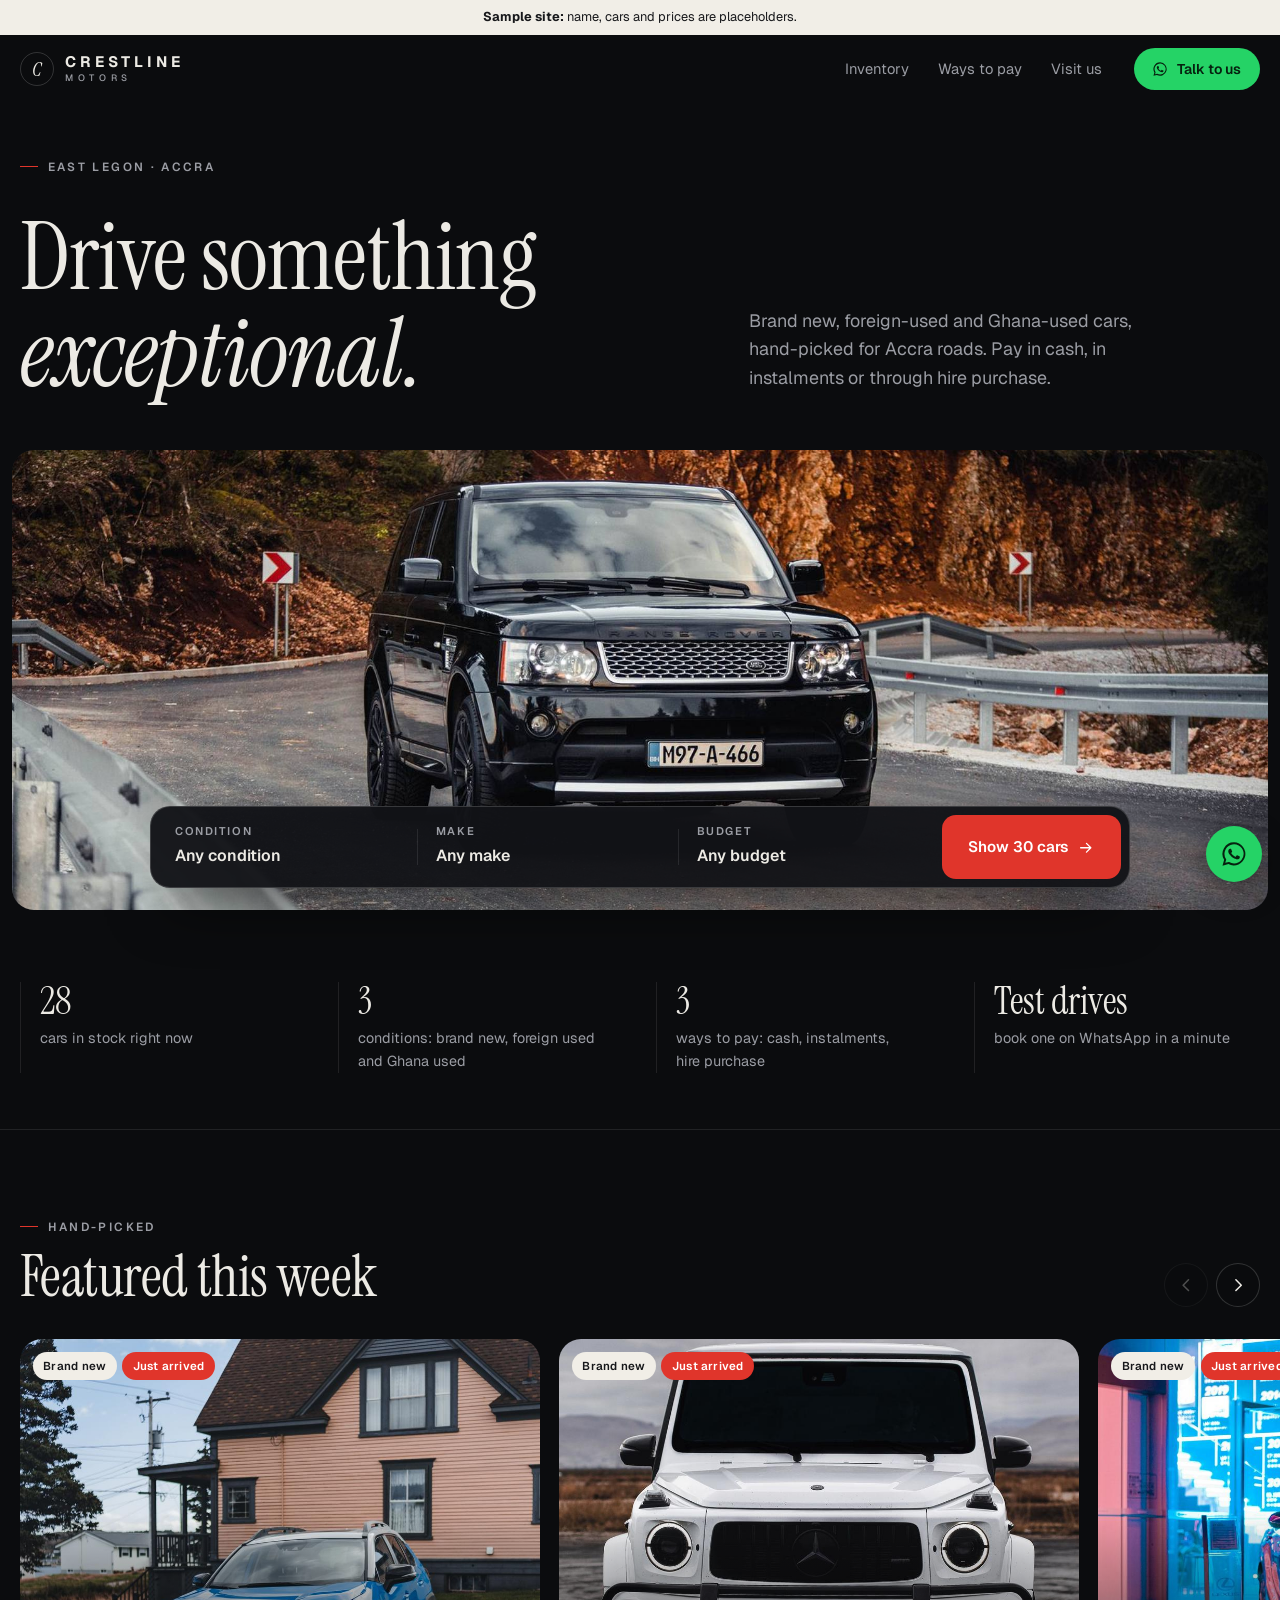
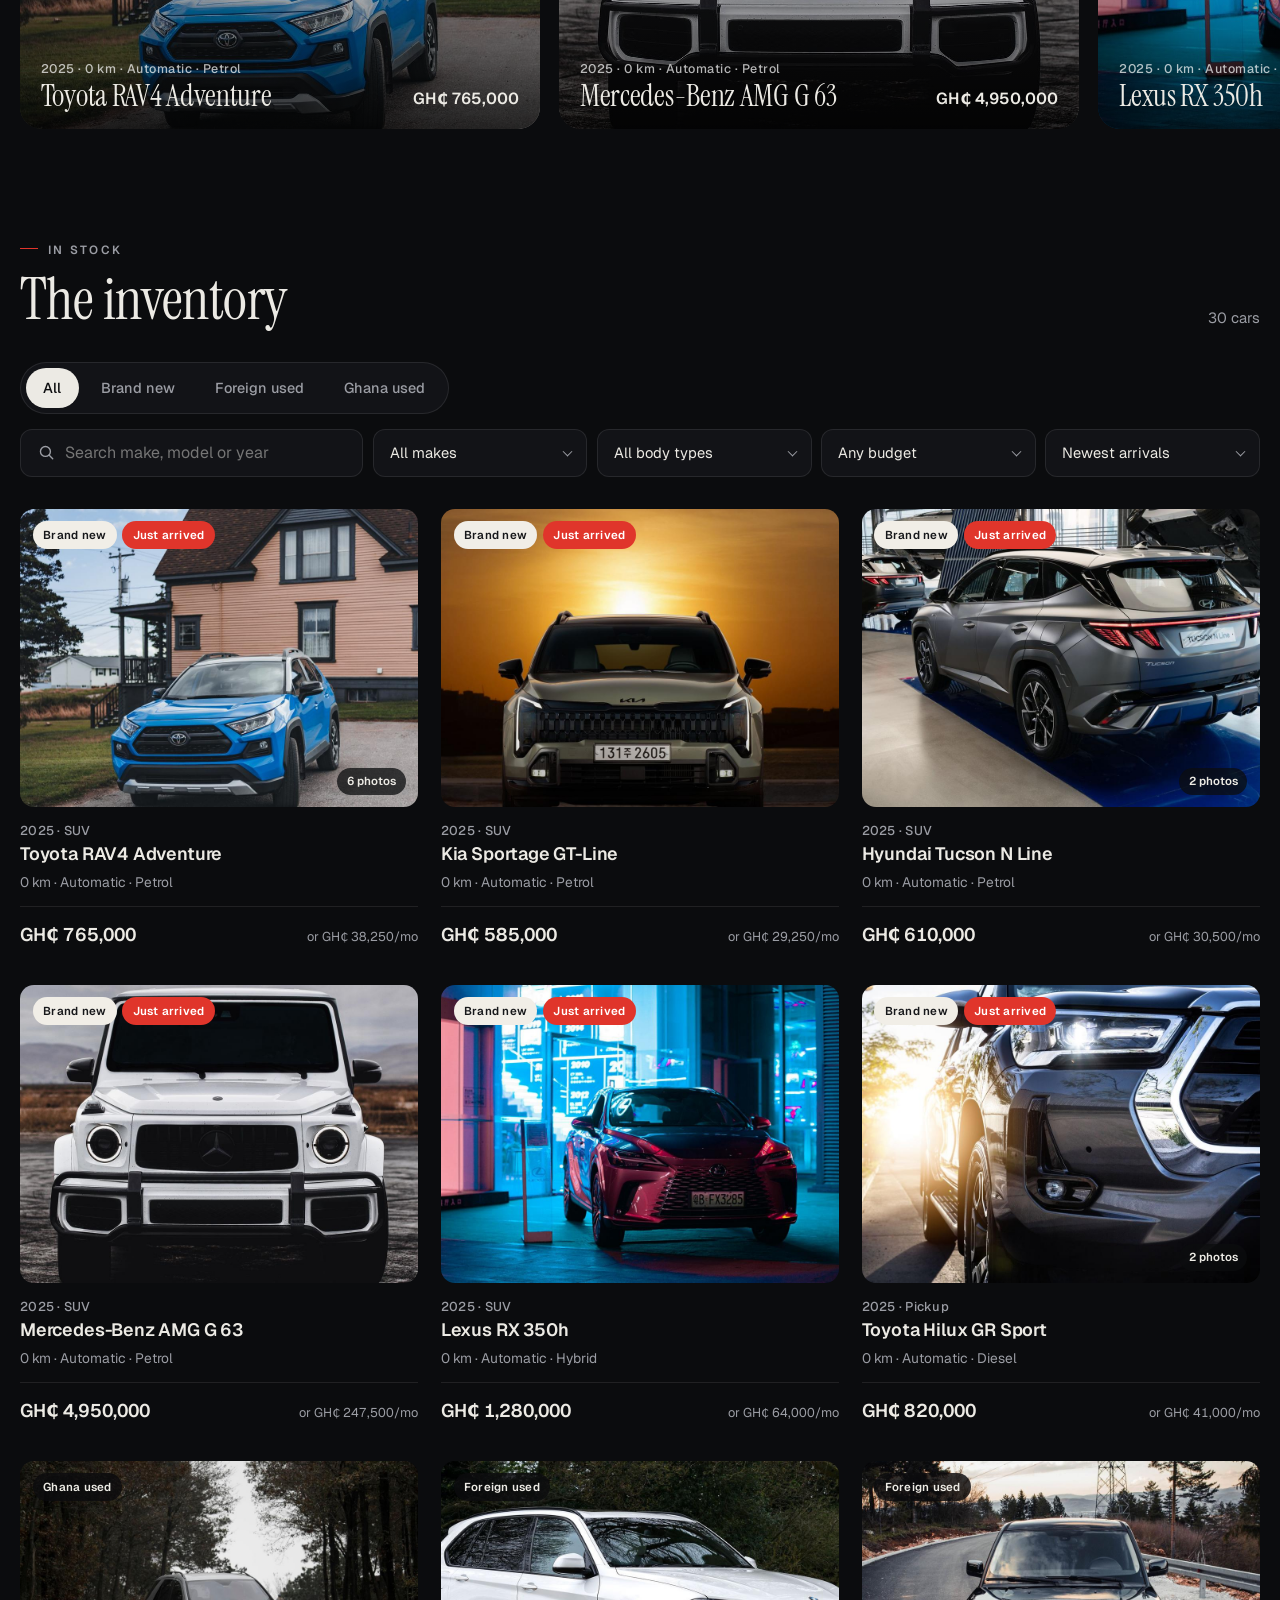
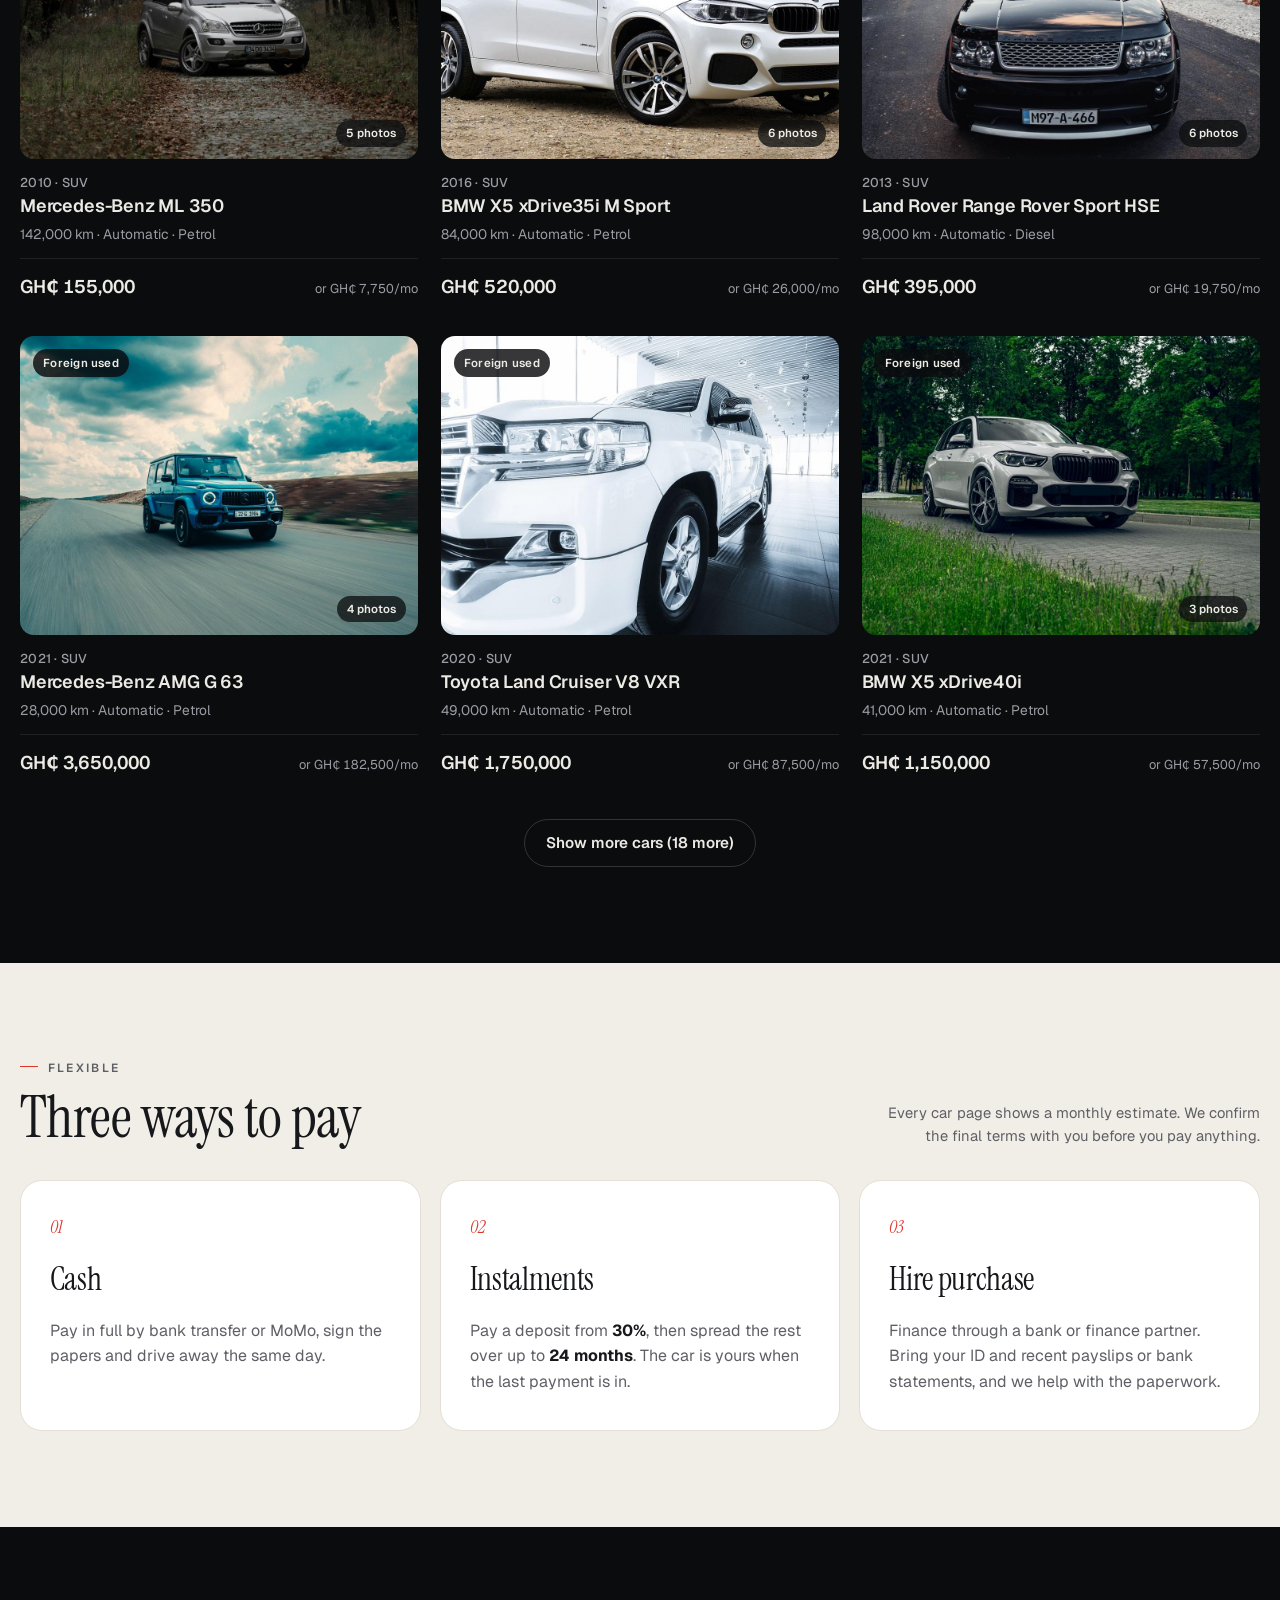
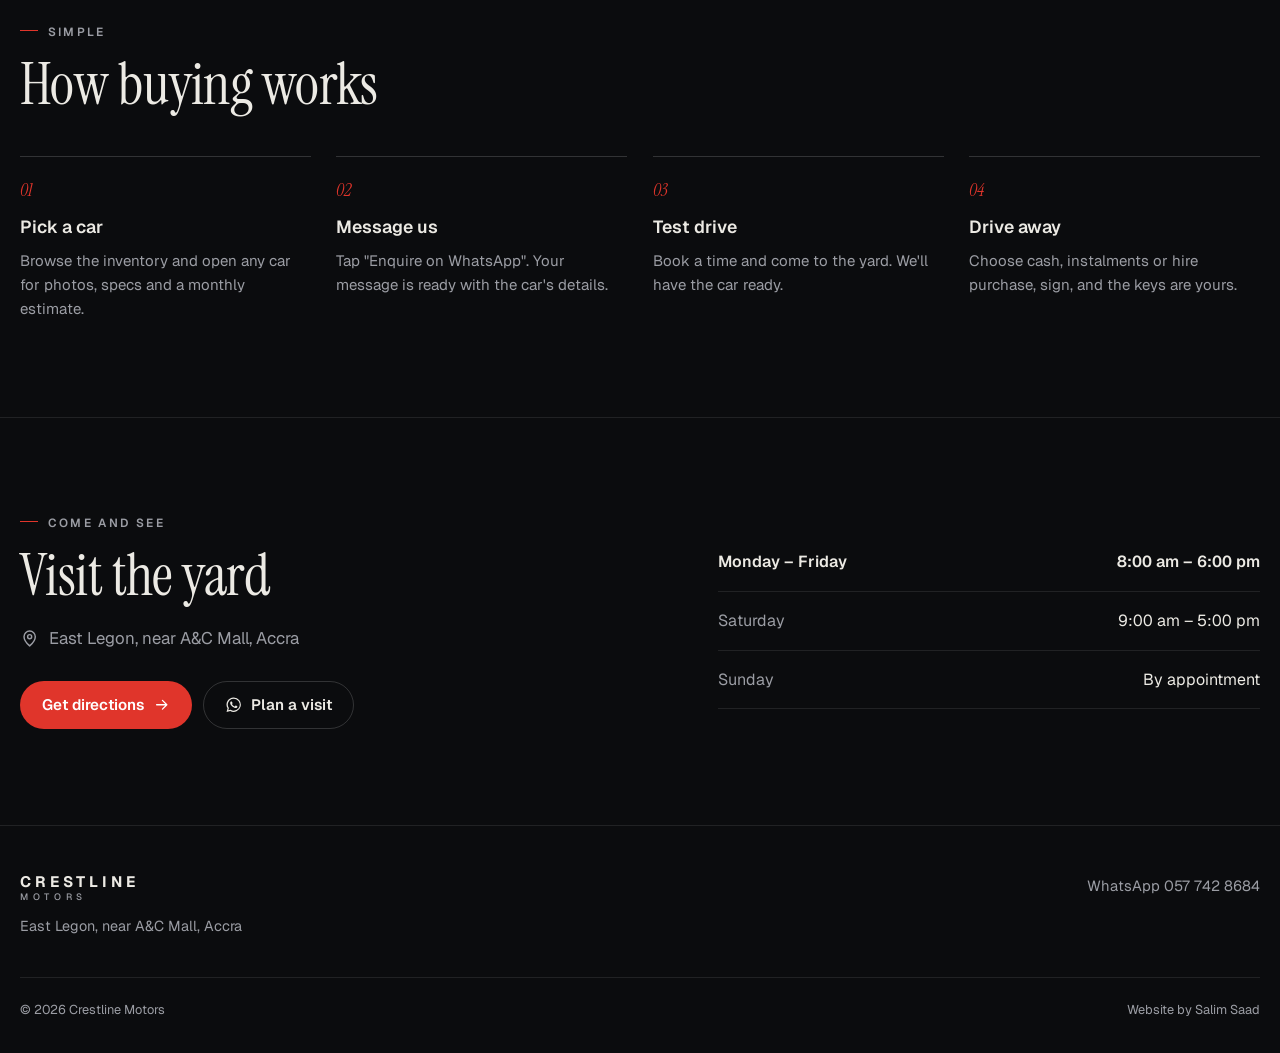
<file: index.html>
<!doctype html>
<html lang="en">
<head>
  <meta charset="utf-8" />
  <meta name="viewport" content="width=device-width, initial-scale=1, viewport-fit=cover" />
  <title>Crestline Motors | Brand new, foreign-used and Ghana-used cars in East Legon</title>
  <meta name="description" content="Brand new, foreign-used and Ghana-used cars in East Legon, Accra. Pay cash, in instalments or through hire purchase. Enquire or book a test drive on WhatsApp." />
  <meta name="theme-color" content="#0b0c0e" />
  <meta property="og:type" content="website" />
  <meta property="og:title" content="Crestline Motors · East Legon" />
  <meta property="og:description" content="Brand new, foreign-used and Ghana-used cars. Cash, instalments or hire purchase." />
  <meta property="og:image" content="images/og.jpg" />
  <link rel="icon" href="images/icon.svg" type="image/svg+xml" />
  <link rel="preconnect" href="https://fonts.googleapis.com" />
  <link rel="preconnect" href="https://fonts.gstatic.com" crossorigin />
  <link href="https://fonts.googleapis.com/css2?family=Geist:wght@400;500;600;700&family=Instrument+Serif:ital@0;1&display=swap" rel="stylesheet" />
  <link rel="preload" as="image" href="images/hero.jpg" media="(min-width: 701px)" />
  <link rel="preload" as="image" href="images/hero-m.jpg" media="(max-width: 700px)" />
  <link rel="stylesheet" href="css/style.css" />
  <script>document.documentElement.classList.add("js");</script>
</head>
<body>
  <svg width="0" height="0" style="position:absolute" aria-hidden="true">
    <symbol id="i-wa" viewBox="0 0 24 24"><path fill="currentColor" d="M12.04 2a9.9 9.9 0 0 0-8.5 15l-1.4 5 5.1-1.34A9.9 9.9 0 1 0 12.04 2Zm0 18.1a8.2 8.2 0 0 1-4.18-1.15l-.3-.18-3.03.8.81-2.96-.2-.3a8.2 8.2 0 1 1 6.9 3.79Zm4.5-6.14c-.25-.12-1.46-.72-1.69-.8-.23-.08-.39-.12-.55.12-.17.25-.64.8-.78.97-.14.16-.29.18-.53.06a6.7 6.7 0 0 1-3.32-2.9c-.25-.43.25-.4.72-1.33.08-.16.04-.3-.02-.43-.06-.12-.55-1.33-.76-1.82-.2-.48-.4-.41-.55-.42h-.47a.9.9 0 0 0-.65.3 2.74 2.74 0 0 0-.86 2.04 4.76 4.76 0 0 0 1 2.53 10.9 10.9 0 0 0 4.17 3.68c1.55.67 2.16.73 2.94.61.47-.07 1.46-.6 1.66-1.17.2-.58.2-1.07.15-1.17-.06-.1-.22-.16-.47-.28Z"/></symbol>
    <symbol id="i-arrow" viewBox="0 0 24 24"><path fill="none" stroke="currentColor" stroke-width="1.8" stroke-linecap="round" stroke-linejoin="round" d="M5 12h14m-6-6 6 6-6 6"/></symbol>
    <symbol id="i-left" viewBox="0 0 24 24"><path fill="none" stroke="currentColor" stroke-width="2" stroke-linecap="round" stroke-linejoin="round" d="m15 5-7 7 7 7"/></symbol>
    <symbol id="i-right" viewBox="0 0 24 24"><path fill="none" stroke="currentColor" stroke-width="2" stroke-linecap="round" stroke-linejoin="round" d="m9 5 7 7-7 7"/></symbol>
    <symbol id="i-x" viewBox="0 0 24 24"><path fill="none" stroke="currentColor" stroke-width="2" stroke-linecap="round" d="M6 6l12 12M18 6 6 18"/></symbol>
    <symbol id="i-search" viewBox="0 0 24 24"><g fill="none" stroke="currentColor" stroke-width="1.8" stroke-linecap="round"><circle cx="11" cy="11" r="6.5"/><path d="m16 16 4.5 4.5"/></g></symbol>
    <symbol id="i-share" viewBox="0 0 24 24"><g fill="none" stroke="currentColor" stroke-width="1.8" stroke-linecap="round" stroke-linejoin="round"><path d="M12 3v12M7.5 7.5 12 3l4.5 4.5"/><path d="M5 12v7a2 2 0 0 0 2 2h10a2 2 0 0 0 2-2v-7"/></g></symbol>
    <symbol id="i-cal" viewBox="0 0 24 24"><g fill="none" stroke="currentColor" stroke-width="1.8" stroke-linecap="round"><rect x="3.5" y="5" width="17" height="15" rx="2.5"/><path d="M3.5 10h17M8 3v4m8-4v4"/></g></symbol>
    <symbol id="i-pin" viewBox="0 0 24 24"><g fill="none" stroke="currentColor" stroke-width="1.8"><path d="M12 21s-7-6.2-7-11.5a7 7 0 0 1 14 0C19 14.8 12 21 12 21Z"/><circle cx="12" cy="9.5" r="2.5"/></g></symbol>
  </svg>

  <p class="sample-strip" id="sampleStrip" hidden><b>Sample site:</b> name, cars and prices are placeholders.</p>

  <header class="hd" id="top">
    <div class="wrap hd-in">
      <a class="brand" href="#top" aria-label="Crestline Motors, home">
        <span class="brand-mark" aria-hidden="true">C</span>
        <span class="brand-word">Crestline<small>Motors</small></span>
      </a>
      <nav class="nav" aria-label="Main">
        <a href="#inventory">Inventory</a>
        <a href="#pay">Ways to pay</a>
        <a href="#visit">Visit us</a>
      </nav>
      <a class="btn btn-wa hd-cta" id="hdWa" href="#" target="_blank" rel="noopener">
        <svg class="ic"><use href="#i-wa"/></svg><span>Talk to us</span>
      </a>
    </div>
  </header>

  <main>
    <section class="hero" aria-labelledby="heroTitle">
      <div class="wrap hero-top">
        <p class="eyebrow">East Legon · Accra</p>
        <h1 id="heroTitle">Drive something <em>exceptional.</em></h1>
        <p class="lead">Brand new, foreign-used and Ghana-used cars, hand-picked for Accra roads. Pay in cash, in instalments or through hire purchase.</p>
      </div>
      <div class="hero-media">
        <picture>
          <source media="(max-width: 700px)" srcset="images/hero-m.jpg" width="900" height="1050" />
          <img src="images/hero.jpg" alt="A black Range Rover Sport on a mountain road" width="2000" height="860" fetchpriority="high" />
        </picture>
        <form class="finder" id="finder" aria-label="Find a car">
          <label class="f-field"><span>Condition</span>
            <select id="fCond"><option value="">Any condition</option></select>
          </label>
          <label class="f-field"><span>Make</span>
            <select id="fMake"><option value="">Any make</option></select>
          </label>
          <label class="f-field"><span>Budget</span>
            <select id="fBudget"><option value="">Any budget</option></select>
          </label>
          <button class="btn btn-red f-go" type="submit"><span id="fGoLabel">Show cars</span><svg class="ic"><use href="#i-arrow"/></svg></button>
        </form>
      </div>
    </section>

    <section class="facts-band" aria-label="At a glance">
      <ul class="wrap facts">
        <li><b id="statCount">30</b><span>cars in stock right now</span></li>
        <li><b>3</b><span>conditions: brand new, foreign used and Ghana used</span></li>
        <li><b>3</b><span>ways to pay: cash, instalments, hire purchase</span></li>
        <li><b>Test drives</b><span>book one on WhatsApp in a minute</span></li>
      </ul>
    </section>

    <section class="featured" id="featured" aria-labelledby="featTitle" hidden>
      <div class="wrap sec-head">
        <div>
          <p class="eyebrow">Hand-picked</p>
          <h2 id="featTitle">Featured this week</h2>
        </div>
        <div class="feat-nav">
          <button type="button" class="round" id="featPrev" aria-label="Previous featured cars"><svg class="ic"><use href="#i-left"/></svg></button>
          <button type="button" class="round" id="featNext" aria-label="Next featured cars"><svg class="ic"><use href="#i-right"/></svg></button>
        </div>
      </div>
      <ul class="feat-track" id="featTrack"></ul>
    </section>

    <section class="inventory" id="inventory" aria-labelledby="invTitle">
      <div class="wrap">
        <div class="sec-head">
          <div>
            <p class="eyebrow">In stock</p>
            <h2 id="invTitle">The inventory</h2>
          </div>
          <p class="count"><span id="count" aria-live="polite"></span><button type="button" class="link-clear" id="clearAll" hidden>Clear filters</button></p>
        </div>

        <div class="tools">
          <div class="seg" role="radiogroup" aria-label="Condition" id="condSeg"></div>
          <div class="tool-row">
            <label class="search"><svg class="ic"><use href="#i-search"/></svg>
              <input id="q" type="search" placeholder="Search make, model or year" autocomplete="off" aria-label="Search cars" />
            </label>
            <label class="sel"><span class="sr">Make</span><select id="make"><option value="">All makes</option></select></label>
            <label class="sel"><span class="sr">Body type</span><select id="body"><option value="">All body types</option></select></label>
            <label class="sel"><span class="sr">Budget</span><select id="budget"><option value="">Any budget</option></select></label>
            <label class="sel"><span class="sr">Sort</span>
              <select id="sort">
                <option value="new">Newest arrivals</option>
                <option value="plo">Price: low to high</option>
                <option value="phi">Price: high to low</option>
                <option value="year">Year: newest first</option>
                <option value="km">Mileage: lowest first</option>
              </select>
            </label>
          </div>
        </div>

        <ul class="grid" id="grid" aria-label="Cars"></ul>
        <div class="empty" id="empty" hidden>
          <p>No cars match those filters right now.</p>
          <button type="button" class="btn btn-line" id="clearFilters">Clear filters</button>
          <a class="btn btn-wa" id="emptyWa" href="#" target="_blank" rel="noopener"><svg class="ic"><use href="#i-wa"/></svg><span>Ask us to find one</span></a>
        </div>
        <div class="more"><button type="button" class="btn btn-line" id="moreBtn" hidden>Show more cars</button></div>
      </div>
    </section>

    <section class="pay" id="pay" aria-labelledby="payTitle">
      <div class="wrap">
        <div class="sec-head">
          <div>
            <p class="eyebrow">Flexible</p>
            <h2 id="payTitle">Three ways to pay</h2>
          </div>
          <p class="sec-note">Every car page shows a monthly estimate. We confirm the final terms with you before you pay anything.</p>
        </div>
        <ol class="pay-grid">
          <li>
            <span class="pay-n">01</span>
            <h3>Cash</h3>
            <p>Pay in full by bank transfer or MoMo, sign the papers and drive away the same day.</p>
          </li>
          <li>
            <span class="pay-n">02</span>
            <h3>Instalments</h3>
            <p>Pay a deposit from <b id="payDeposit">30%</b>, then spread the rest over up to <b id="payMonths">24 months</b>. The car is yours when the last payment is in.</p>
          </li>
          <li>
            <span class="pay-n">03</span>
            <h3>Hire purchase</h3>
            <p>Finance through a bank or finance partner. Bring your ID and recent payslips or bank statements, and we help with the paperwork.</p>
          </li>
        </ol>
      </div>
    </section>

    <section class="steps" aria-labelledby="stepsTitle">
      <div class="wrap">
        <p class="eyebrow">Simple</p>
        <h2 id="stepsTitle">How buying works</h2>
        <ol class="step-list">
          <li><b>Pick a car</b><span>Browse the inventory and open any car for photos, specs and a monthly estimate.</span></li>
          <li><b>Message us</b><span>Tap "Enquire on WhatsApp". Your message is ready with the car's details.</span></li>
          <li><b>Test drive</b><span>Book a time and come to the yard. We'll have the car ready.</span></li>
          <li><b>Drive away</b><span>Choose cash, instalments or hire purchase, sign, and the keys are yours.</span></li>
        </ol>
      </div>
    </section>

    <section class="visit" id="visit" aria-labelledby="visitTitle">
      <div class="wrap visit-in">
        <div>
          <p class="eyebrow">Come and see</p>
          <h2 id="visitTitle">Visit the yard</h2>
          <p class="visit-addr"><svg class="ic"><use href="#i-pin"/></svg><span id="address"></span></p>
          <div class="visit-btns">
            <a class="btn btn-red" id="mapBtn" href="#" target="_blank" rel="noopener"><span>Get directions</span><svg class="ic"><use href="#i-arrow"/></svg></a>
            <a class="btn btn-line" id="visitWa" href="#" target="_blank" rel="noopener"><svg class="ic"><use href="#i-wa"/></svg><span>Plan a visit</span></a>
          </div>
        </div>
        <table class="hours" aria-label="Opening hours"><tbody id="hours"></tbody></table>
      </div>
    </section>
  </main>

  <footer class="ft">
    <div class="wrap ft-in">
      <div>
        <p class="brand-word ft-brand">Crestline<small>Motors</small></p>
        <p class="ft-addr" id="ftAddr"></p>
      </div>
      <div class="ft-links">
        <a id="ftWa" href="#" target="_blank" rel="noopener">WhatsApp <span id="ftPhone"></span></a>
        <a id="ftIg" href="#" target="_blank" rel="noopener" hidden>Instagram</a>
        <a id="ftTt" href="#" target="_blank" rel="noopener" hidden>TikTok</a>
        <a id="ftFb" href="#" target="_blank" rel="noopener" hidden>Facebook</a>
      </div>
    </div>
    <div class="wrap ft-base">
      <p>© <span id="year">2026</span> Crestline Motors</p>
      <p>Website by Salim Saad</p>
    </div>
  </footer>

  <a class="wa-float" id="waFloat" href="#" target="_blank" rel="noopener" aria-label="Chat on WhatsApp"><svg class="ic"><use href="#i-wa"/></svg></a>

  <dialog class="car-dlg" id="carDlg" aria-labelledby="cdTitle">
    <div class="cd">
      <button type="button" class="round cd-x" id="cdClose" aria-label="Close"><svg class="ic"><use href="#i-x"/></svg></button>
      <div class="cd-media">
        <div class="cd-gallery">
          <div class="cd-track" id="cdTrack" tabindex="0" aria-label="Photos"></div>
          <button type="button" class="round cd-prev" id="cdPrev" aria-label="Previous photo"><svg class="ic"><use href="#i-left"/></svg></button>
          <button type="button" class="round cd-next" id="cdNext" aria-label="Next photo"><svg class="ic"><use href="#i-right"/></svg></button>
          <span class="cd-counter" id="cdCounter" aria-live="polite"></span>
        </div>
        <div class="cd-thumbs" id="cdThumbs"></div>
      </div>
      <div class="cd-body">
        <p class="cd-tags" id="cdTags"></p>
        <h2 id="cdTitle"></h2>
        <p class="cd-price" id="cdPrice"></p>
        <p class="cd-monthly" id="cdMonthly"></p>
        <p class="cd-state" id="cdState" hidden></p>

        <dl class="cd-specs" id="cdSpecs"></dl>

        <div class="cd-block" id="cdFeatWrap">
          <h3>Features</h3>
          <ul class="chips" id="cdFeat"></ul>
        </div>
        <p class="cd-desc" id="cdDesc"></p>

        <div class="cd-block cd-pay" id="cdPay">
          <h3>How would you like to pay?</h3>
          <div class="seg seg-sm" role="radiogroup" aria-label="Payment">
            <label><input type="radio" name="pay" value="Cash" checked /><span>Cash</span></label>
            <label><input type="radio" name="pay" value="Instalments" /><span>Instalments</span></label>
            <label><input type="radio" name="pay" value="Hire purchase" /><span>Hire purchase</span></label>
          </div>
          <div class="pay-panel" id="pCash"><p>Pay the full price by bank transfer or MoMo and drive away.</p></div>
          <div class="pay-panel" id="pInst" hidden>
            <label class="range"><span>Deposit <output id="depOut"></output></span>
              <input type="range" id="dep" step="5" />
            </label>
            <label class="sel sel-light"><span class="sr">Months</span><select id="months"></select></label>
            <div class="calc">
              <div><span>Deposit</span><b id="depAmt"></b></div>
              <div><span>Monthly</span><b id="moAmt"></b></div>
            </div>
            <p class="fine">Estimate before any interest or fees. We confirm the final terms with you.</p>
          </div>
          <div class="pay-panel" id="pHire" hidden><p>Finance through a bank or finance partner. We'll tell you what documents to bring and help with the application.</p></div>
        </div>

        <div class="cd-actions">
          <button type="button" class="btn btn-wa" id="cdEnquire"><svg class="ic"><use href="#i-wa"/></svg><span id="cdEnquireLabel">Enquire on WhatsApp</span></button>
          <button type="button" class="btn btn-line" id="cdDriveBtn" aria-expanded="false" aria-controls="cdDrive"><svg class="ic"><use href="#i-cal"/></svg><span>Book a test drive</span></button>
          <button type="button" class="btn btn-ghost" id="cdShare"><svg class="ic"><use href="#i-share"/></svg><span id="cdShareLabel">Share</span></button>
        </div>

        <form class="cd-drive" id="cdDrive" hidden novalidate>
          <h3>Book a test drive</h3>
          <label class="fld"><span>Your name</span><input id="tdName" autocomplete="name" maxlength="60" required /></label>
          <div class="fld-row">
            <label class="fld"><span>Day</span><input id="tdDate" type="date" required /></label>
            <label class="fld"><span>Time</span>
              <select id="tdTime" required>
                <option value="">Choose…</option>
                <option>Morning (9 – 12)</option>
                <option>Afternoon (12 – 3)</option>
                <option>Late afternoon (3 – 5)</option>
              </select>
            </label>
          </div>
          <p class="err" id="tdErr" role="alert"></p>
          <button class="btn btn-red" type="submit"><svg class="ic"><use href="#i-wa"/></svg><span>Send booking on WhatsApp</span></button>
        </form>
      </div>
    </div>
  </dialog>

  <script type="module" src="js/site.js"></script>
</body>
</html>
</file>
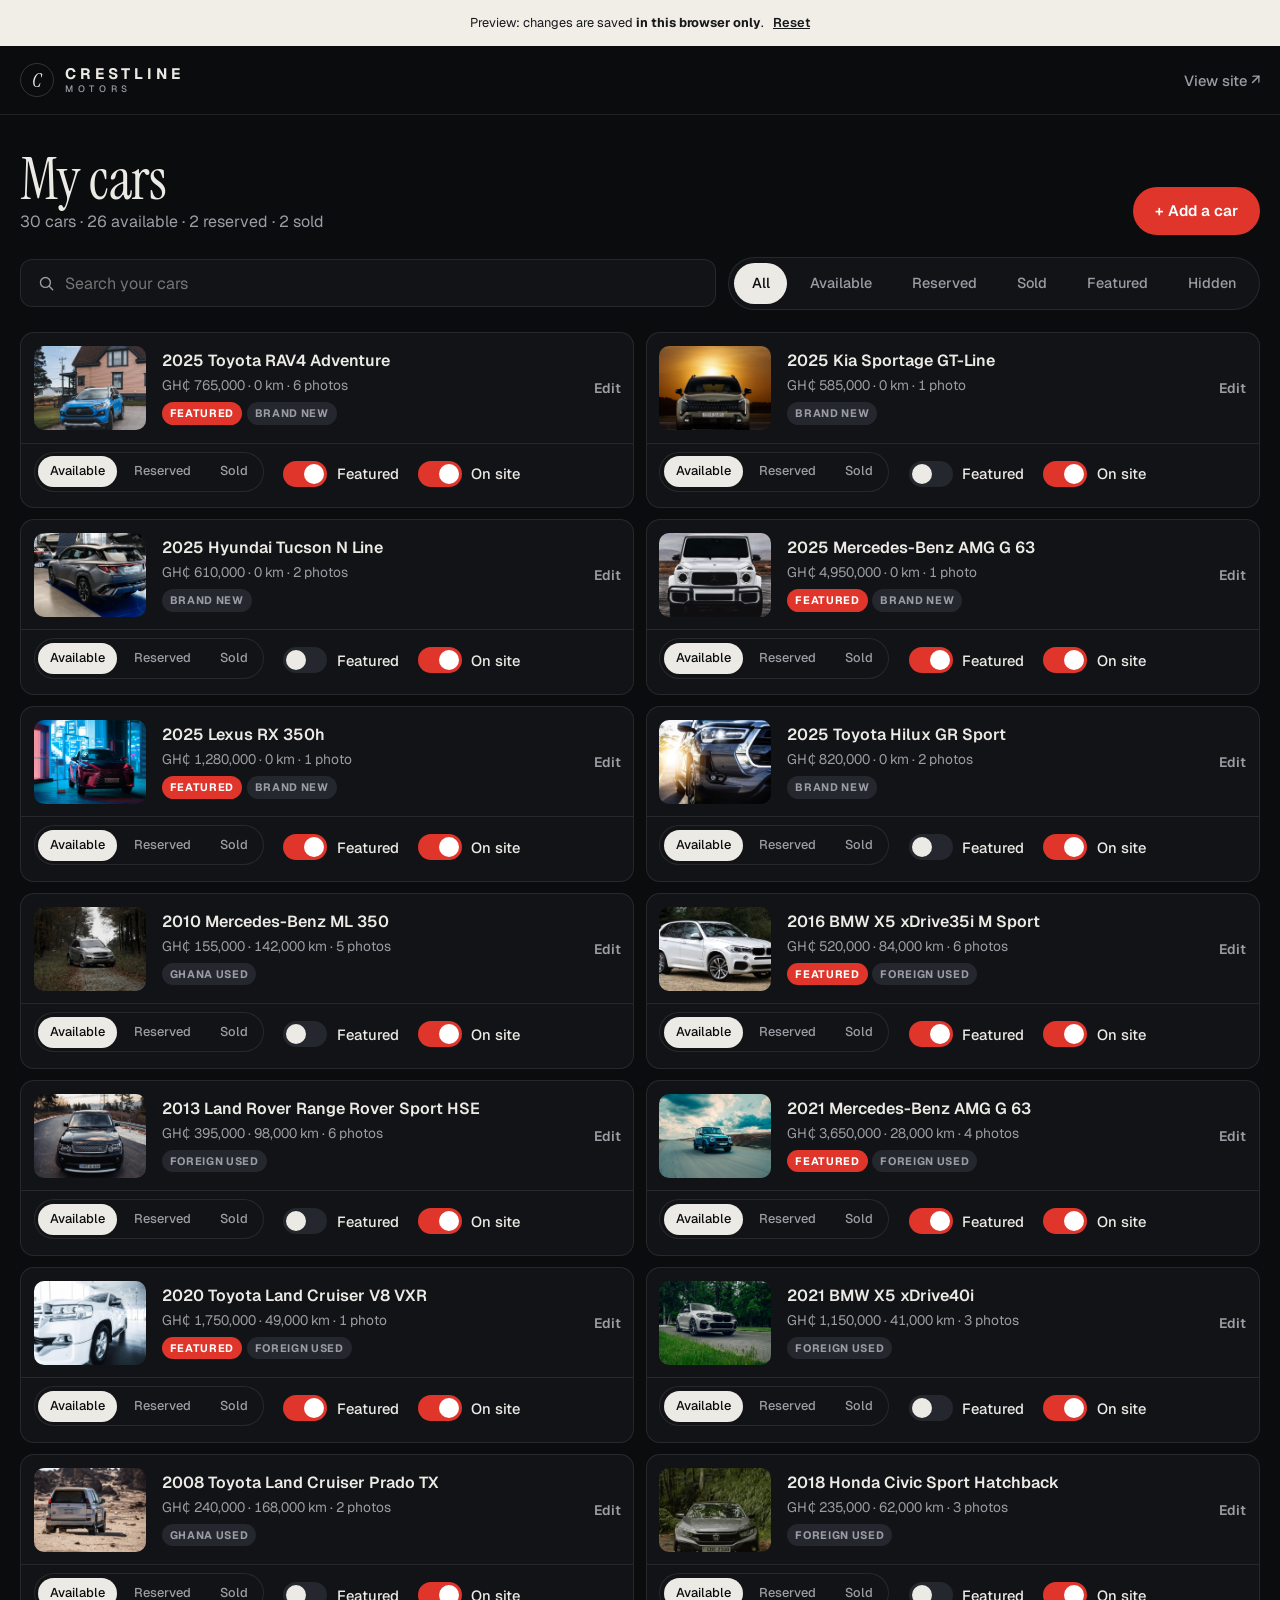
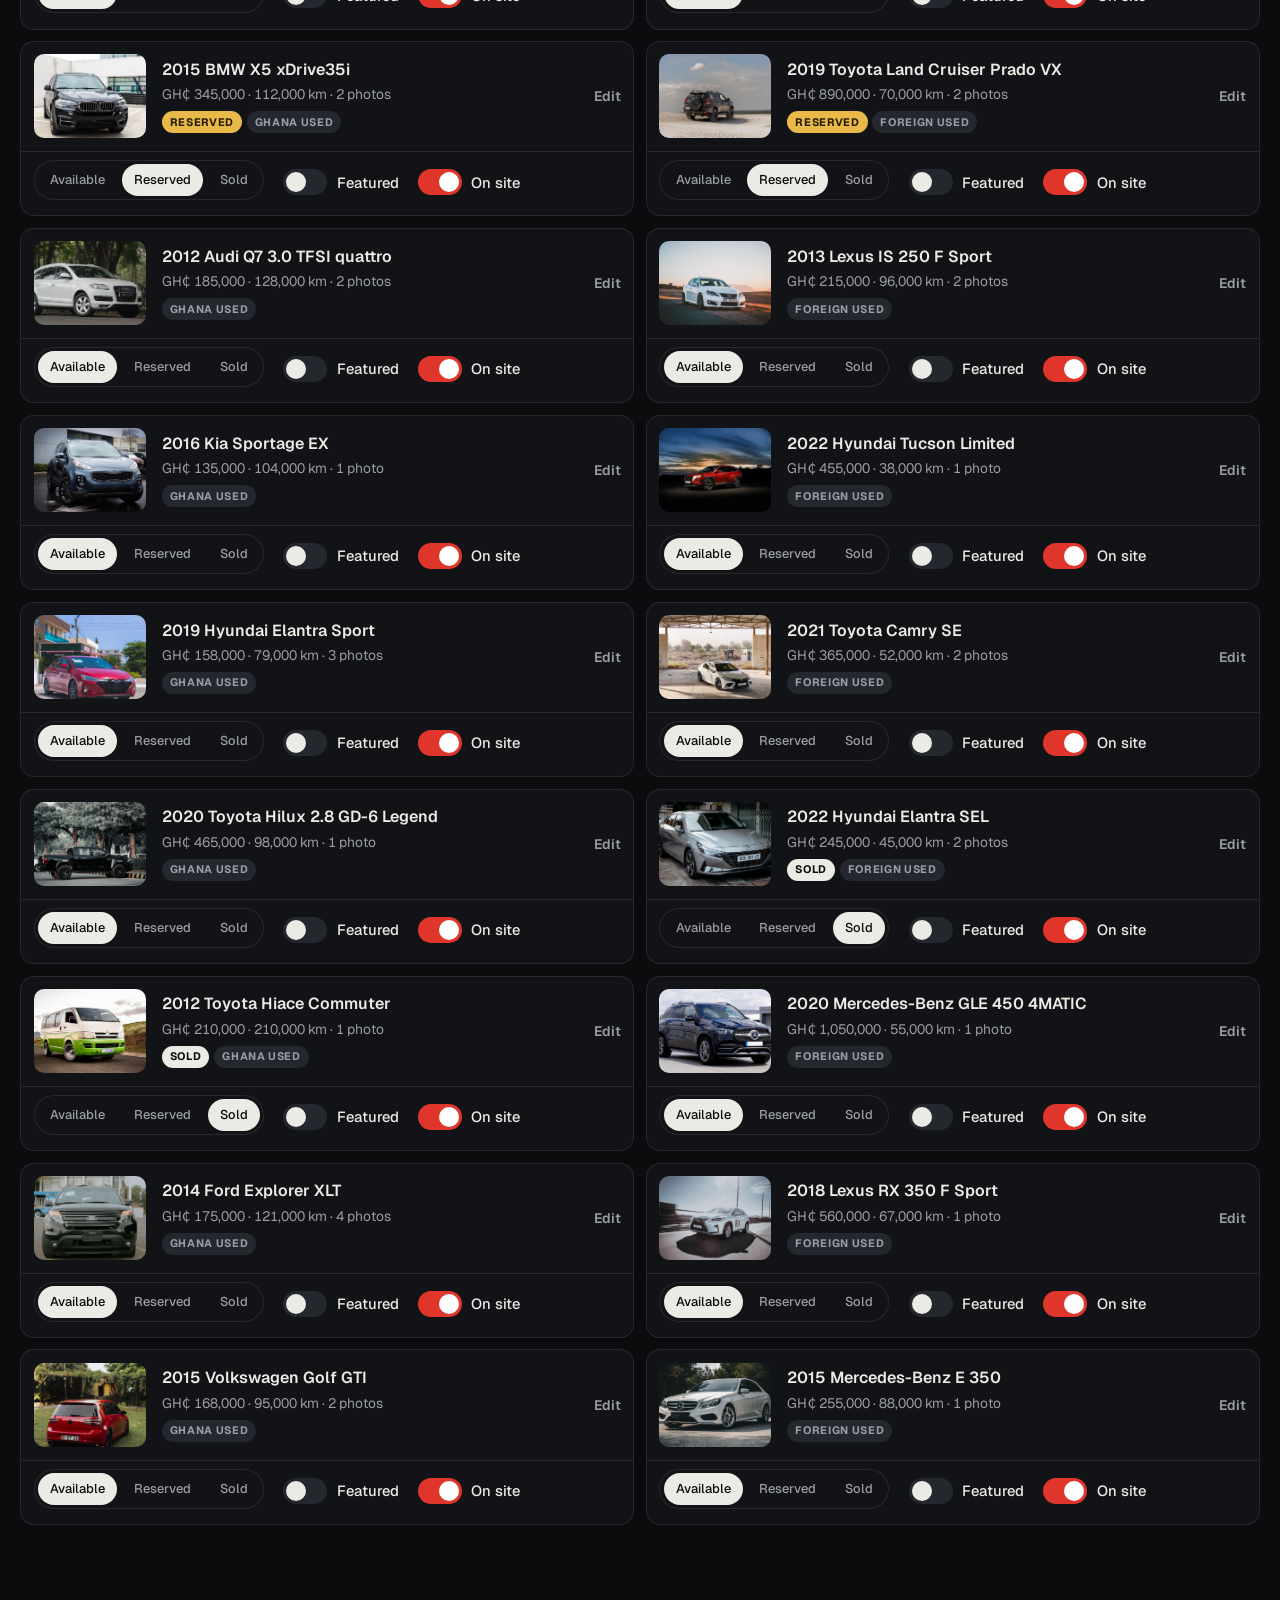
<file: admin.html>
<!doctype html>
<html lang="en">
<head>
  <meta charset="utf-8" />
  <meta name="viewport" content="width=device-width, initial-scale=1, viewport-fit=cover" />
  <title>My cars · Crestline Motors</title>
  <meta name="robots" content="noindex" />
  <meta name="theme-color" content="#0b0c0e" />
  <link rel="icon" href="images/icon.svg" type="image/svg+xml" />
  <link rel="preconnect" href="https://fonts.googleapis.com" />
  <link rel="preconnect" href="https://fonts.gstatic.com" crossorigin />
  <link href="https://fonts.googleapis.com/css2?family=Geist:wght@400;500;600;700&family=Instrument+Serif:ital@0;1&display=swap" rel="stylesheet" />
  <link rel="stylesheet" href="css/style.css" />
  <link rel="stylesheet" href="css/admin.css" />
  <script type="module" src="js/admin.js"></script>
</head>
<body class="admin">
  <p class="sample-strip" id="previewStrip" hidden>
    Preview: changes are saved <b>in this browser only</b>. <button type="button" id="reset">Reset</button>
  </p>

  <header class="hd scrolled">
    <div class="wrap hd-in">
      <a class="brand" href="index.html">
        <span class="brand-mark" aria-hidden="true">C</span>
        <span class="brand-word">Crestline<small>Motors</small></span>
      </a>
      <a class="view-site" href="index.html" target="_blank" rel="noopener">View site ↗</a>
      <button class="link-btn" type="button" id="signOut" hidden>Sign out</button>
    </div>
  </header>

  <!-- Sign in (live mode only) -->
  <section class="wrap signin" id="signin" hidden>
    <h1>Welcome back</h1>
    <form id="signinForm" class="box" novalidate>
      <label class="fld"><span>Email</span><input type="email" id="email" autocomplete="username" required /></label>
      <label class="fld"><span>Password</span><input type="password" id="password" autocomplete="current-password" required /></label>
      <p class="err" id="signinErr" role="alert"></p>
      <button class="btn btn-red" type="submit">Sign in</button>
    </form>
  </section>
  <section class="wrap signin" id="notAdmin" hidden>
    <h1>No access</h1>
    <p class="muted">This login isn't set up to manage the cars. Ask Salim to add it.</p>
  </section>

  <main class="wrap owner" id="owner" hidden>
    <div class="owner-head">
      <div>
        <h1>My cars</h1>
        <p class="muted" id="stats"></p>
      </div>
      <button class="btn btn-red" type="button" id="addBtn">+ Add a car</button>
    </div>
    <div class="owner-tools">
      <label class="search"><svg class="ic" viewBox="0 0 24 24"><g fill="none" stroke="currentColor" stroke-width="1.8" stroke-linecap="round"><circle cx="11" cy="11" r="6.5"/><path d="m16 16 4.5 4.5"/></g></svg>
        <input id="oq" type="search" placeholder="Search your cars" aria-label="Search your cars" autocomplete="off" />
      </label>
      <div class="seg" id="ofilter" role="radiogroup" aria-label="Show"></div>
    </div>
    <ul class="clist" id="clist" aria-live="polite"><li class="muted">Loading…</li></ul>
  </main>

  <!-- Add / edit -->
  <dialog class="editor" id="editor" aria-labelledby="edTitle">
    <form id="edForm" novalidate>
      <div class="ed-head">
        <h2 id="edTitle">Add a car</h2>
        <button class="round" type="button" id="edClose" aria-label="Close without saving">
          <svg class="ic" viewBox="0 0 24 24"><path fill="none" stroke="currentColor" stroke-width="2" stroke-linecap="round" d="M6 6l12 12M18 6 6 18"/></svg>
        </button>
      </div>
      <div class="ed-body">
        <section class="ed-sec">
          <h3>Photos</h3>
          <div class="photo-grid" id="edPhotos"></div>
          <label class="photo-btn" id="photoBtn">
            <input type="file" id="edFile" accept="image/*" multiple />
            <span id="photoLabel">📷 Add photos</span>
          </label>
          <p class="muted small" id="photoMsg">Front three-quarter view first (it's the cover), then sides, back, interior, dashboard and engine.</p>
        </section>

        <section class="ed-sec">
          <h3>The car</h3>
          <div class="two">
            <label class="fld"><span>Make</span><select id="edMake"></select></label>
            <label class="fld"><span>Year</span><input id="edYear" type="number" inputmode="numeric" min="1980" placeholder="e.g. 2019" /></label>
          </div>
          <label class="fld"><span>Model and trim</span><input id="edModel" maxlength="60" placeholder="e.g. Land Cruiser Prado VX" /></label>
          <div class="two">
            <label class="fld"><span>Price (GH₵)</span><input id="edPrice" type="number" inputmode="numeric" min="1" step="1000" placeholder="e.g. 450000" /></label>
            <label class="fld"><span>Mileage (km)</span><input id="edKm" type="number" inputmode="numeric" min="0" step="1000" placeholder="0 if brand new" /></label>
          </div>
          <div class="fld"><span>Condition</span>
            <div class="seg seg-sm" id="edCond" role="radiogroup" aria-label="Condition"></div>
          </div>
        </section>

        <section class="ed-sec">
          <h3>Details</h3>
          <div class="two">
            <label class="fld"><span>Body</span><select id="edBody"></select></label>
            <label class="fld"><span>Transmission</span><select id="edTrans"></select></label>
            <label class="fld"><span>Fuel</span><select id="edFuel"></select></label>
            <label class="fld"><span>Drive</span><select id="edDrive"></select></label>
            <label class="fld"><span>Engine</span><input id="edEngine" maxlength="30" placeholder="e.g. 2.8L Diesel" /></label>
            <label class="fld"><span>Colour</span><input id="edColour" maxlength="30" placeholder="e.g. Pearl White" /></label>
          </div>
        </section>

        <section class="ed-sec">
          <h3>Features</h3>
          <div class="feat-pick" id="edFeat"></div>
          <div class="add-feat">
            <input id="edFeatInput" maxlength="40" placeholder="Add another feature" aria-label="Add another feature" />
            <button class="btn btn-line" type="button" id="addFeat">Add</button>
          </div>
        </section>

        <label class="fld"><span>Description (optional)</span><textarea id="edDesc" rows="4" maxlength="1000" placeholder="Condition, history, service records, anything a buyer should know"></textarea></label>

        <section class="ed-sec">
          <h3>On the site</h3>
          <div class="fld"><span>Status</span>
            <div class="seg seg-sm" id="edStatus" role="radiogroup" aria-label="Status"></div>
          </div>
          <label class="switch"><input type="checkbox" id="edFeatured" /><span></span> Featured (shown at the top)</label>
          <label class="switch"><input type="checkbox" id="edHidden" /><span></span> Hide from the site</label>
        </section>
        <p class="err" id="edErr" role="alert"></p>
      </div>
      <div class="ed-foot">
        <button class="link-btn danger" type="button" id="edDelete" hidden>Delete</button>
        <button class="btn btn-red grow" type="submit" id="edSave">Save</button>
      </div>
    </form>
  </dialog>

  <div class="toast" id="toast" role="status" aria-live="polite"></div>
</body>
</html>
</file>
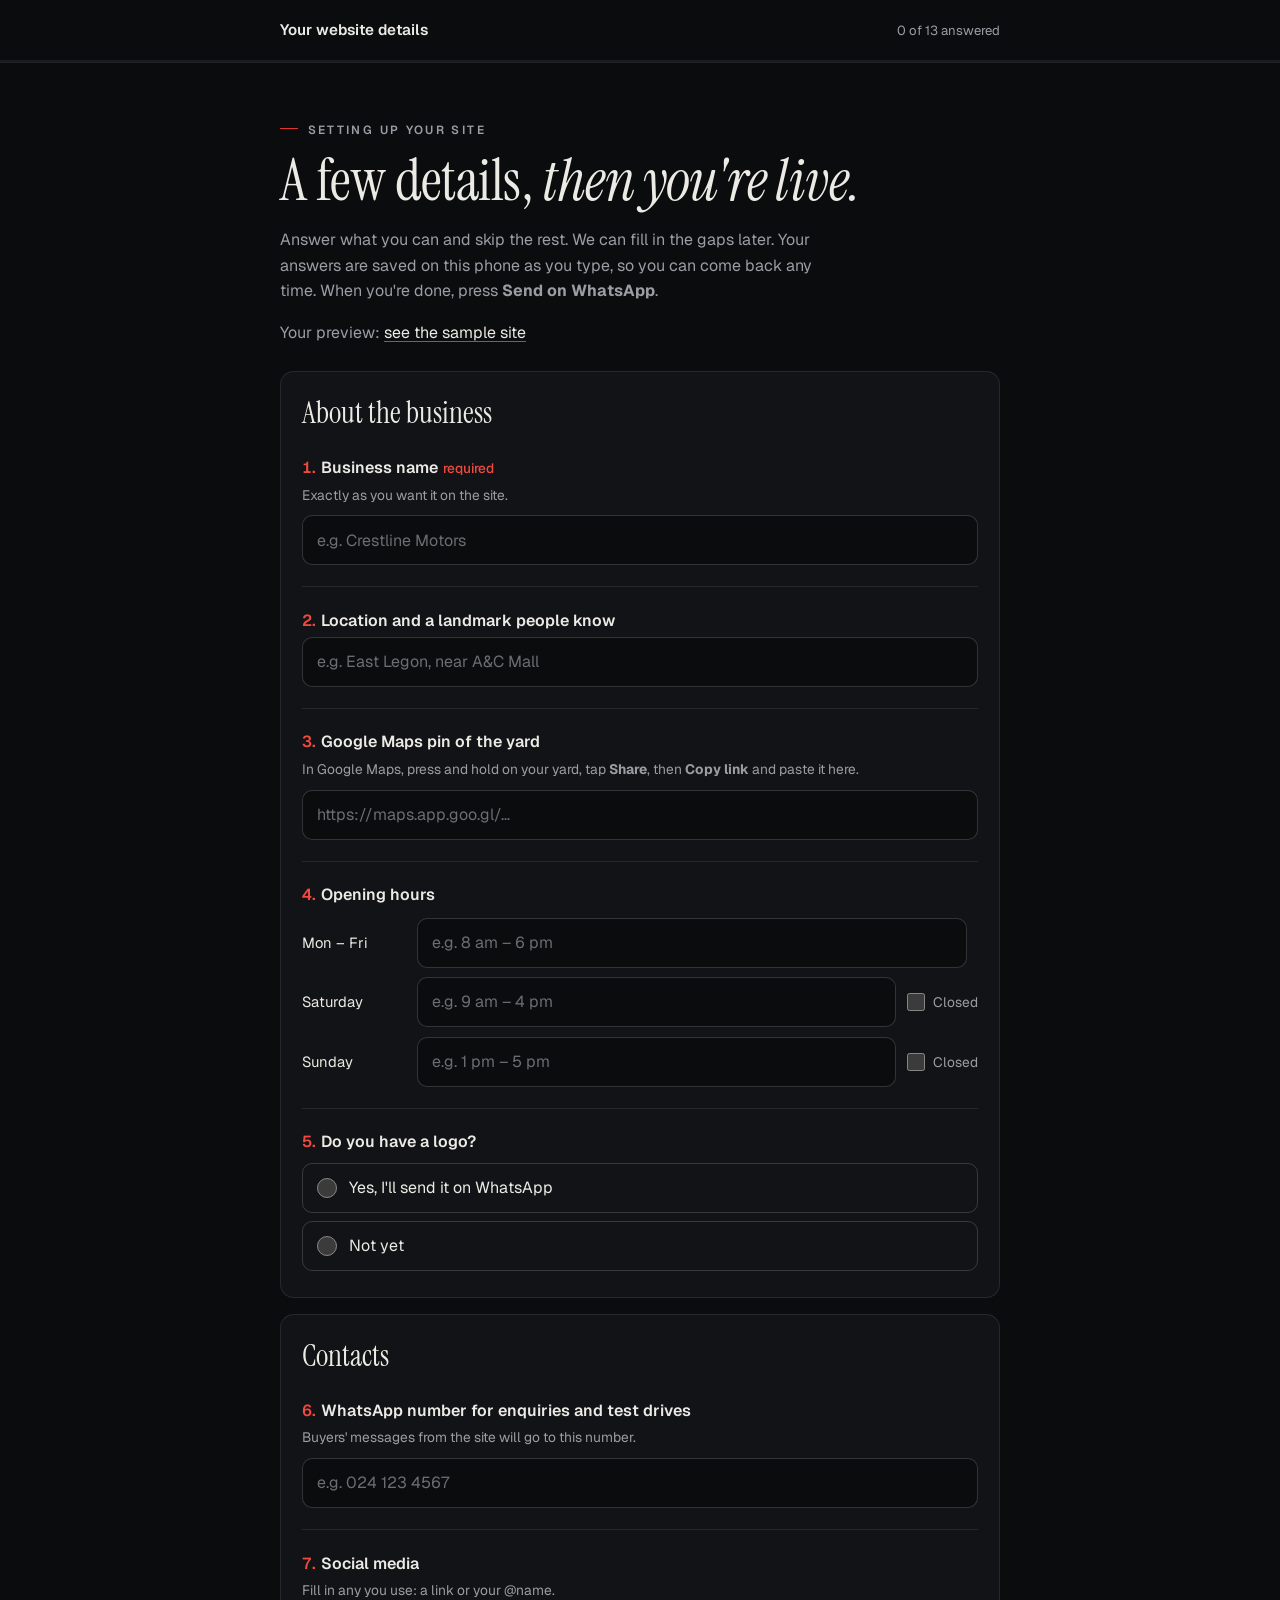
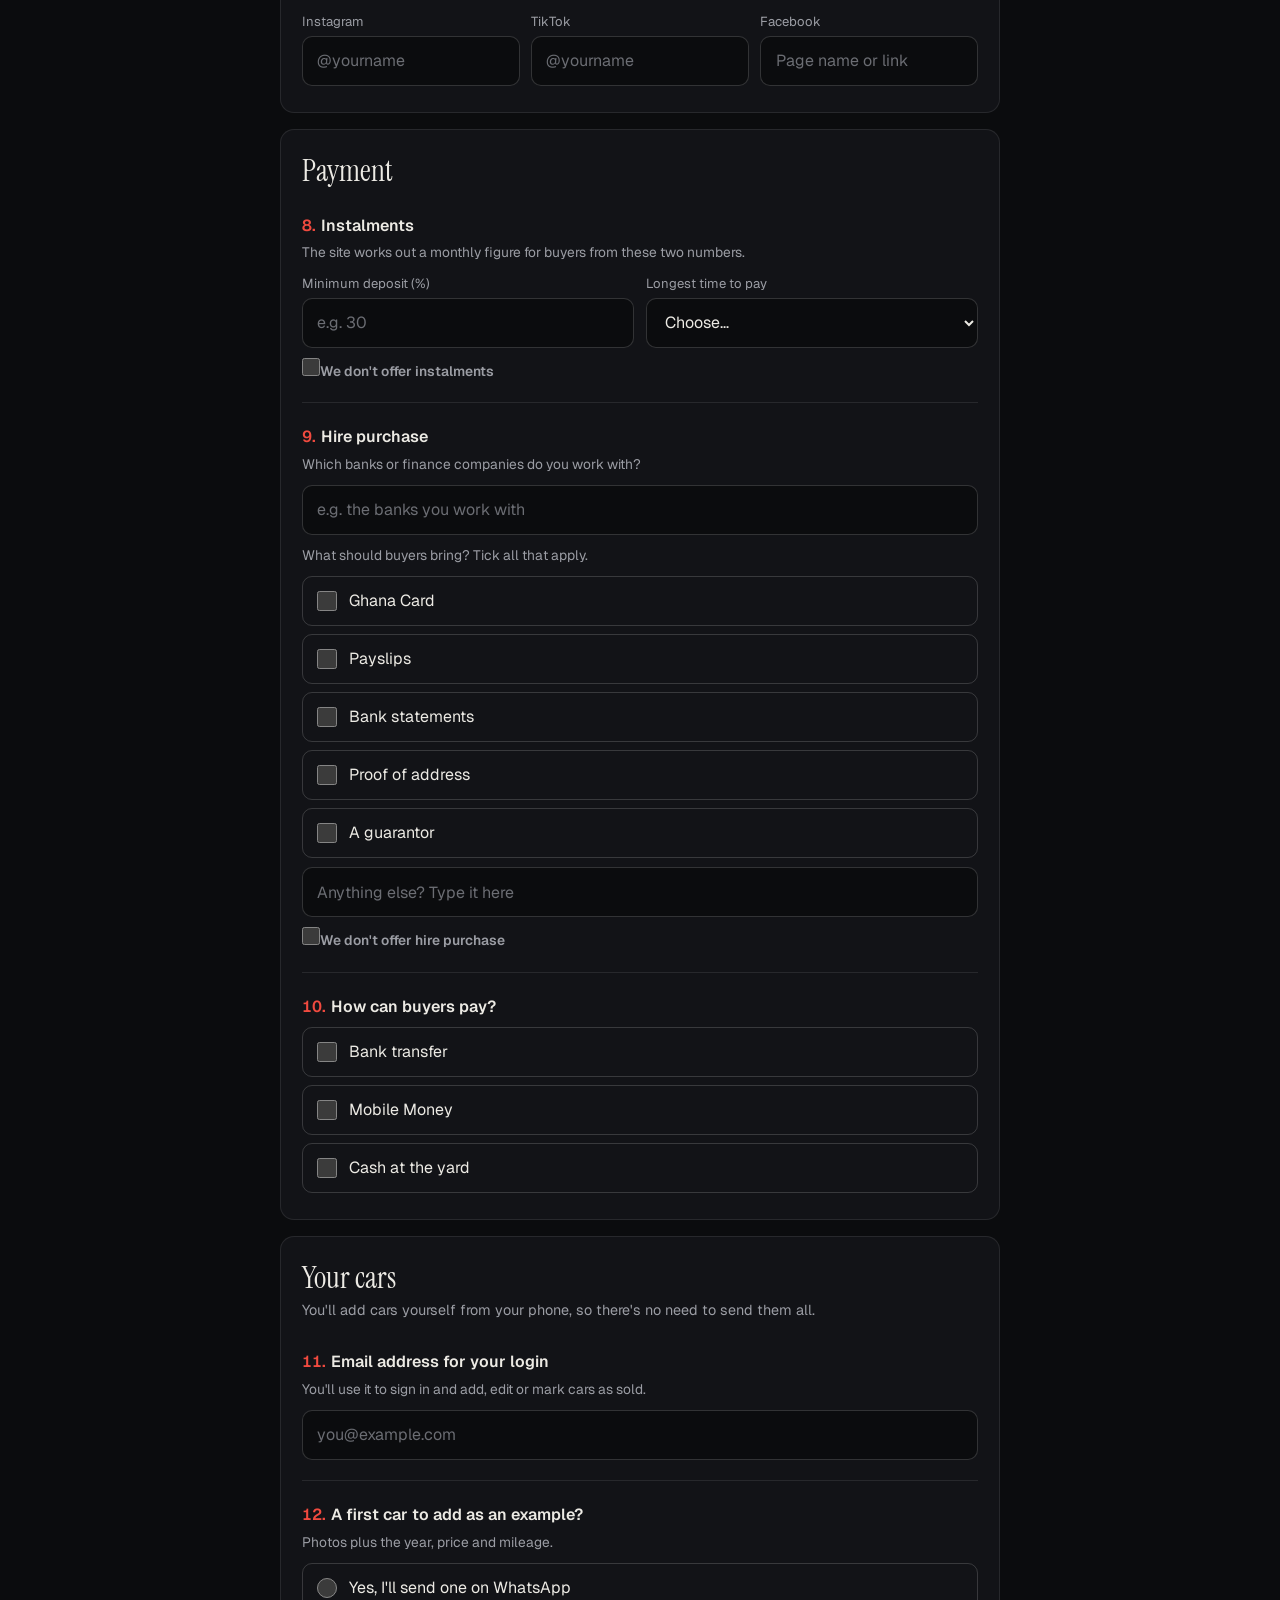
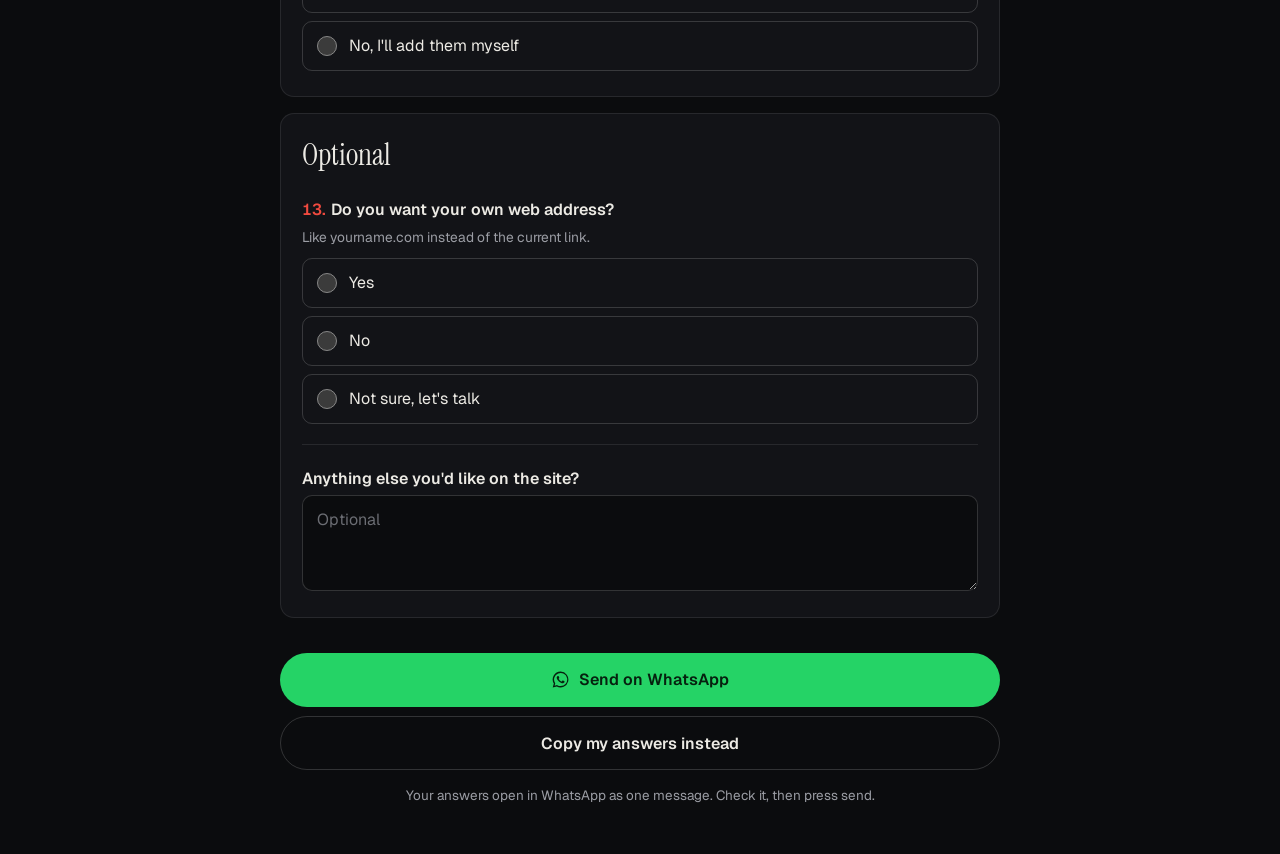
<file: questions.html>
<!doctype html>
<html lang="en">
<head>
  <meta charset="utf-8" />
  <meta name="viewport" content="width=device-width, initial-scale=1, viewport-fit=cover" />
  <title>Your website details</title>
  <meta name="robots" content="noindex, nofollow" />
  <meta name="theme-color" content="#0b0c0e" />
  <link rel="icon" href="images/icon.svg" type="image/svg+xml" />
  <link rel="preconnect" href="https://fonts.googleapis.com" />
  <link rel="preconnect" href="https://fonts.gstatic.com" crossorigin />
  <link href="https://fonts.googleapis.com/css2?family=Geist:wght@400;500;600;700&family=Instrument+Serif:ital@0;1&display=swap" rel="stylesheet" />
  <style>
    :root {
      color-scheme: dark;
      --ink: #0b0c0e; --ink-2: #121317; --ink-3: #1a1c21; --ink-4: #24272d;
      --line: rgba(255,255,255,.09); --line-2: rgba(255,255,255,.16);
      --text: #eceae4; --muted: #9b9da4; --red: #e0352b; --red-hi: #f04a3f; --wa: #25d366;
      --serif: "Instrument Serif", "Times New Roman", serif;
      --sans: "Geist", system-ui, -apple-system, "Segoe UI", sans-serif;
      --r: 14px;
    }
    *, *::before, *::after { box-sizing: border-box; margin: 0; padding: 0; }
    html { -webkit-text-size-adjust: 100%; }
    body { background: var(--ink); color: var(--text); font: 400 16px/1.6 var(--sans); -webkit-font-smoothing: antialiased; overflow-x: hidden; }
    button, input, select, textarea { font: inherit; color: inherit; }
    button { cursor: pointer; }
    [hidden] { display: none !important; }
    :focus-visible { outline: 2px solid var(--red-hi); outline-offset: 3px; border-radius: 6px; }
    .wrap { width: min(720px, 100% - 32px); margin-inline: auto; }

    .top { position: sticky; top: 0; z-index: 10; background: var(--ink); border-bottom: 1px solid var(--line); }
    .top-in { display: flex; align-items: center; justify-content: space-between; gap: 1rem; min-height: 60px; }
    .top b { font-weight: 600; font-size: .95rem; }
    .progress { font-size: .82rem; color: var(--muted); white-space: nowrap; }
    .bar { height: 2px; background: var(--ink-3); }
    .bar i { display: block; height: 100%; width: 0; background: var(--red); transition: width .3s ease; }

    .intro { padding: 2.6rem 0 1.6rem; }
    .eyebrow { font-size: .74rem; font-weight: 600; letter-spacing: .2em; text-transform: uppercase; color: var(--muted); margin-bottom: .8rem; }
    .eyebrow::before { content: ""; display: inline-block; width: 18px; height: 1px; background: var(--red); vertical-align: middle; margin-right: .6rem; translate: 0 -2px; }
    h1 { font-family: var(--serif); font-weight: 400; font-size: clamp(2.5rem, 8vw, 3.6rem); line-height: 1.02; letter-spacing: -.01em; }
    h1 em { font-style: italic; }
    .intro p { color: var(--muted); margin-top: 1rem; max-width: 34rem; }
    .intro p a { color: var(--text); text-decoration: underline; text-decoration-color: var(--red); text-underline-offset: 3px; }

    .card { background: var(--ink-2); border: 1px solid var(--line); border-radius: var(--r); padding: 1.5rem 1.3rem 1.6rem; margin-bottom: 1rem; }
    .card h2 { font-family: var(--serif); font-weight: 400; font-size: 1.9rem; line-height: 1.1; margin-bottom: .3rem; }
    .card > .hint { color: var(--muted); font-size: .9rem; margin-bottom: .4rem; }
    .q { padding-top: 1.3rem; }
    .q + .q { border-top: 1px solid var(--line); margin-top: 1.3rem; }
    .q > label, .q > .label { display: block; font-weight: 600; margin-bottom: .2rem; }
    .q .n { color: var(--red-hi); font-variant-numeric: tabular-nums; margin-right: .35rem; }
    .q .req { color: var(--red-hi); font-weight: 500; font-size: .85rem; margin-left: .3rem; }
    .q .hint { color: var(--muted); font-size: .86rem; margin-bottom: .6rem; }
    .field { display: block; width: 100%; min-height: 50px; padding: .7rem .9rem; border: 1px solid var(--line-2); border-radius: 10px; background: var(--ink); transition: border-color .2s; }
    textarea.field { min-height: 96px; resize: vertical; }
    .field:focus { outline: none; border-color: var(--red); }
    .field::placeholder { color: #6b6d73; }
    .field.bad { border-color: var(--red-hi); }
    .grid { display: grid; grid-template-columns: repeat(auto-fit, minmax(180px, 1fr)); gap: .7rem; margin-top: .4rem; }
    .grid label { display: block; font-size: .82rem; color: var(--muted); margin-bottom: .25rem; }
    .row-hrs { display: grid; grid-template-columns: 6.5rem minmax(0, 1fr) auto; align-items: center; gap: .7rem; margin-top: .6rem; }
    .row-hrs span { font-size: .92rem; }
    .row-hrs .field:disabled { opacity: .35; }

    .opts { display: grid; gap: .5rem; margin-top: .5rem; }
    .opt { display: flex; align-items: center; gap: .75rem; min-height: 50px; padding: .6rem .9rem; border: 1px solid var(--line-2); border-radius: 10px; cursor: pointer; transition: border-color .2s, background .2s; }
    .opt:has(input:checked) { border-color: var(--red); background: rgba(224, 53, 43, .08); }
    .opt input { width: 20px; height: 20px; accent-color: var(--red); flex: none; }
    .tick { display: inline-flex; align-items: center; gap: .5rem; font-size: .86rem; color: var(--muted); cursor: pointer; white-space: nowrap; }
    .tick input { width: 18px; height: 18px; accent-color: var(--red); }
    .more { margin-top: .6rem; }

    .send { padding: 1.2rem 0 3rem; }
    .err { color: var(--red-hi); font-size: .92rem; margin-bottom: .8rem; }
    .err:empty { display: none; }
    .btn { display: inline-flex; align-items: center; justify-content: center; gap: .55rem; min-height: 54px; padding: 0 1.5rem; border-radius: 999px; border: 1px solid transparent; font-weight: 600; font-size: 1rem; width: 100%; transition: background .2s, scale .12s; }
    .btn:active { scale: .98; }
    .btn-wa { background: var(--wa); color: #06210f; }
    .btn-line { border-color: var(--line-2); background: transparent; margin-top: .6rem; }
    @media (hover: hover) { .btn-line:hover { border-color: var(--text); } }
    .small { color: var(--muted); font-size: .84rem; text-align: center; margin-top: .9rem; }
    .done { text-align: center; padding: 3.5rem 0 4rem; }
    .done h1 { margin-bottom: .8rem; }
    .done p { color: var(--muted); max-width: 30rem; margin: 0 auto 1.4rem; }
    .done .btn { max-width: 22rem; }
    .ic { width: 1.2em; height: 1.2em; flex: none; }
    @media (max-width: 480px) {
      .card { padding: 1.3rem 1rem 1.4rem; }
      .row-hrs { grid-template-columns: 5.2rem minmax(0, 1fr) auto; gap: .5rem; }
    }
  </style>
</head>
<body>
  <svg width="0" height="0" style="position:absolute" aria-hidden="true">
    <symbol id="i-wa" viewBox="0 0 24 24"><path fill="currentColor" d="M12.04 2a9.9 9.9 0 0 0-8.5 15l-1.4 5 5.1-1.34A9.9 9.9 0 1 0 12.04 2Zm0 18.1a8.2 8.2 0 0 1-4.18-1.15l-.3-.18-3.03.8.81-2.96-.2-.3a8.2 8.2 0 1 1 6.9 3.79Zm4.5-6.14c-.25-.12-1.46-.72-1.69-.8-.23-.08-.39-.12-.55.12-.17.25-.64.8-.78.97-.14.16-.29.18-.53.06a6.7 6.7 0 0 1-3.32-2.9c-.25-.43.25-.4.72-1.33.08-.16.04-.3-.02-.43-.06-.12-.55-1.33-.76-1.82-.2-.48-.4-.41-.55-.42h-.47a.9.9 0 0 0-.65.3 2.74 2.74 0 0 0-.86 2.04 4.76 4.76 0 0 0 1 2.53 10.9 10.9 0 0 0 4.17 3.68c1.55.67 2.16.73 2.94.61.47-.07 1.46-.6 1.66-1.17.2-.58.2-1.07.15-1.17-.06-.1-.22-.16-.47-.28Z"/></symbol>
  </svg>

  <div class="top">
    <div class="wrap top-in">
      <b>Your website details</b>
      <span class="progress" id="progress">0 of 13 answered</span>
    </div>
    <div class="bar"><i id="barFill"></i></div>
  </div>

  <main class="wrap" id="formWrap">
    <section class="intro">
      <p class="eyebrow">Setting up your site</p>
      <h1>A few details, <em>then you're live.</em></h1>
      <p>Answer what you can and skip the rest. We can fill in the gaps later. Your answers are saved on this phone as you type, so you can come back any time. When you're done, press <b>Send on WhatsApp</b>.</p>
      <p>Your preview: <a href="./" target="_blank" rel="noopener">see the sample site</a></p>
    </section>

    <form id="qForm" novalidate>
      <section class="card">
        <h2>About the business</h2>
        <div class="q">
          <label for="name"><span class="n">1.</span>Business name<span class="req">required</span></label>
          <p class="hint">Exactly as you want it on the site.</p>
          <input class="field" id="name" name="name" autocomplete="organization" placeholder="e.g. Crestline Motors" />
        </div>
        <div class="q">
          <label for="location"><span class="n">2.</span>Location and a landmark people know</label>
          <input class="field" id="location" name="location" placeholder="e.g. East Legon, near A&amp;C Mall" />
        </div>
        <div class="q">
          <label for="maps"><span class="n">3.</span>Google Maps pin of the yard</label>
          <p class="hint">In Google Maps, press and hold on your yard, tap <b>Share</b>, then <b>Copy link</b> and paste it here.</p>
          <input class="field" id="maps" name="maps" inputmode="url" placeholder="https://maps.app.goo.gl/…" />
        </div>
        <div class="q">
          <span class="label"><span class="n">4.</span>Opening hours</span>
          <div class="row-hrs"><span>Mon – Fri</span><input class="field" id="hWeek" name="hWeek" aria-label="Monday to Friday hours" placeholder="e.g. 8 am – 6 pm" /><span></span></div>
          <div class="row-hrs"><span>Saturday</span><input class="field" id="hSat" name="hSat" aria-label="Saturday hours" placeholder="e.g. 9 am – 4 pm" /><label class="tick"><input type="checkbox" id="satClosed" name="satClosed" data-for="hSat" />Closed</label></div>
          <div class="row-hrs"><span>Sunday</span><input class="field" id="hSun" name="hSun" aria-label="Sunday hours" placeholder="e.g. 1 pm – 5 pm" /><label class="tick"><input type="checkbox" id="sunClosed" name="sunClosed" data-for="hSun" />Closed</label></div>
        </div>
        <div class="q">
          <span class="label"><span class="n">5.</span>Do you have a logo?</span>
          <div class="opts" role="radiogroup" aria-label="Logo">
            <label class="opt"><input type="radio" name="logo" value="Yes, I'll send it on WhatsApp" />Yes, I'll send it on WhatsApp</label>
            <label class="opt"><input type="radio" name="logo" value="Not yet" />Not yet</label>
          </div>
        </div>
      </section>

      <section class="card">
        <h2>Contacts</h2>
        <div class="q">
          <label for="wa"><span class="n">6.</span>WhatsApp number for enquiries and test drives</label>
          <p class="hint">Buyers' messages from the site will go to this number.</p>
          <input class="field" id="wa" name="wa" type="tel" inputmode="tel" autocomplete="tel" placeholder="e.g. 024 123 4567" />
        </div>
        <div class="q">
          <span class="label"><span class="n">7.</span>Social media</span>
          <p class="hint">Fill in any you use: a link or your @name.</p>
          <div class="grid">
            <div><label for="ig">Instagram</label><input class="field" id="ig" name="ig" placeholder="@yourname" /></div>
            <div><label for="tt">TikTok</label><input class="field" id="tt" name="tt" placeholder="@yourname" /></div>
            <div><label for="fb">Facebook</label><input class="field" id="fb" name="fb" placeholder="Page name or link" /></div>
          </div>
        </div>
      </section>

      <section class="card">
        <h2>Payment</h2>
        <div class="q">
          <span class="label"><span class="n">8.</span>Instalments</span>
          <p class="hint">The site works out a monthly figure for buyers from these two numbers.</p>
          <div class="grid">
            <div><label for="deposit">Minimum deposit (%)</label><input class="field" id="deposit" name="deposit" type="number" inputmode="numeric" min="0" max="100" placeholder="e.g. 30" /></div>
            <div><label for="months">Longest time to pay</label>
              <select class="field" id="months" name="months">
                <option value="">Choose…</option>
                <option>3 months</option><option>6 months</option><option>12 months</option><option>18 months</option><option>24 months</option><option>36 months</option><option>Other (I'll explain)</option>
              </select></div>
          </div>
          <label class="tick more"><input type="checkbox" id="noInst" name="noInst" />We don't offer instalments</label>
        </div>
        <div class="q">
          <label for="banks"><span class="n">9.</span>Hire purchase</label>
          <p class="hint">Which banks or finance companies do you work with?</p>
          <input class="field" id="banks" name="banks" placeholder="e.g. the banks you work with" />
          <p class="hint more">What should buyers bring? Tick all that apply.</p>
          <div class="opts">
            <label class="opt"><input type="checkbox" name="docs" value="Ghana Card" />Ghana Card</label>
            <label class="opt"><input type="checkbox" name="docs" value="Payslips" />Payslips</label>
            <label class="opt"><input type="checkbox" name="docs" value="Bank statements" />Bank statements</label>
            <label class="opt"><input type="checkbox" name="docs" value="Proof of address" />Proof of address</label>
            <label class="opt"><input type="checkbox" name="docs" value="A guarantor" />A guarantor</label>
          </div>
          <input class="field more" id="docsOther" name="docsOther" aria-label="Other documents" placeholder="Anything else? Type it here" />
          <label class="tick more"><input type="checkbox" id="noHp" name="noHp" />We don't offer hire purchase</label>
        </div>
        <div class="q">
          <span class="label"><span class="n">10.</span>How can buyers pay?</span>
          <div class="opts">
            <label class="opt"><input type="checkbox" name="pay" value="Bank transfer" />Bank transfer</label>
            <label class="opt"><input type="checkbox" name="pay" value="Mobile Money" />Mobile Money</label>
            <label class="opt"><input type="checkbox" name="pay" value="Cash at the yard" />Cash at the yard</label>
          </div>
        </div>
      </section>

      <section class="card">
        <h2>Your cars</h2>
        <p class="hint">You'll add cars yourself from your phone, so there's no need to send them all.</p>
        <div class="q">
          <label for="email"><span class="n">11.</span>Email address for your login</label>
          <p class="hint">You'll use it to sign in and add, edit or mark cars as sold.</p>
          <input class="field" id="email" name="email" type="email" inputmode="email" autocomplete="email" placeholder="you@example.com" />
        </div>
        <div class="q">
          <span class="label"><span class="n">12.</span>A first car to add as an example?</span>
          <p class="hint">Photos plus the year, price and mileage.</p>
          <div class="opts" role="radiogroup" aria-label="Example car">
            <label class="opt"><input type="radio" name="example" value="Yes, I'll send one on WhatsApp" />Yes, I'll send one on WhatsApp</label>
            <label class="opt"><input type="radio" name="example" value="No, I'll add them myself" />No, I'll add them myself</label>
          </div>
        </div>
      </section>

      <section class="card">
        <h2>Optional</h2>
        <div class="q">
          <span class="label"><span class="n">13.</span>Do you want your own web address?</span>
          <p class="hint">Like yourname.com instead of the current link.</p>
          <div class="opts" role="radiogroup" aria-label="Own web address">
            <label class="opt"><input type="radio" name="domain" value="Yes" />Yes</label>
            <label class="opt"><input type="radio" name="domain" value="No" />No</label>
            <label class="opt"><input type="radio" name="domain" value="Not sure, let's talk" />Not sure, let's talk</label>
          </div>
          <input class="field more" id="domainIdea" name="domainIdea" aria-label="Web address idea" placeholder="Any name in mind? e.g. crestlinemotors.com" hidden />
        </div>
        <div class="q">
          <label for="notes">Anything else you'd like on the site?</label>
          <textarea class="field" id="notes" name="notes" placeholder="Optional"></textarea>
        </div>
      </section>

      <div class="send">
        <p class="err" id="err" role="alert"></p>
        <button class="btn btn-wa" type="submit" id="sendBtn"><svg class="ic" aria-hidden="true"><use href="#i-wa"/></svg>Send on WhatsApp</button>
        <button class="btn btn-line" type="button" id="copyBtn">Copy my answers instead</button>
        <p class="small">Your answers open in WhatsApp as one message. Check it, then press send.</p>
      </div>
    </form>
  </main>

  <section class="wrap done" id="done" hidden>
    <p class="eyebrow">Thank you</p>
    <h1>Your answers are <em>ready.</em></h1>
    <p>Press send in WhatsApp if you haven't yet. If you said you'll send a logo or a car, you can attach them in the same chat.</p>
    <button class="btn btn-wa" type="button" id="againBtn"><svg class="ic" aria-hidden="true"><use href="#i-wa"/></svg>Open WhatsApp again</button>
    <button class="btn btn-line" type="button" id="editBtn" style="max-width:22rem">Change an answer</button>
  </section>

  <script>
    // Answers go to Salim's WhatsApp as one message. Nothing is stored online.
    const SEND_TO = "233577428684";
    const KEY = "showroom-questions-v1";
    const $ = (id) => document.getElementById(id);
    const form = $("qForm");

    const store = {
      get() { try { return JSON.parse(localStorage.getItem(KEY)) || {}; } catch { return {}; } },
      set(v) { try { localStorage.setItem(KEY, JSON.stringify(v)); } catch {} },
    };

    const read = () => {
      const fd = new FormData(form), o = {};
      for (const [k, v] of fd.entries()) {
        if (k === "docs" || k === "pay") (o[k] = o[k] || []).push(v);
        else o[k] = typeof v === "string" ? v.trim() : v;
      }
      return o;
    };

    const restore = () => {
      const o = store.get();
      for (const el of form.elements) {
        if (!el.name || !(el.name in o)) continue;
        const v = o[el.name];
        if (el.type === "checkbox") el.checked = Array.isArray(v) ? v.includes(el.value) : v === "on";
        else if (el.type === "radio") el.checked = v === el.value;
        else el.value = v;
      }
    };

    // Which of the 13 questions have an answer
    const answered = (o) => [
      o.name, o.location, o.maps, o.hWeek || o.hSat || o.hSun || o.satClosed || o.sunClosed, o.logo,
      o.wa, o.ig || o.tt || o.fb, o.deposit || o.months || o.noInst, o.banks || o.docs || o.docsOther || o.noHp, o.pay,
      o.email, o.example, o.domain,
    ].filter(Boolean).length;

    const sync = () => {
      document.querySelectorAll("[data-for]").forEach((cb) => { const f = $(cb.dataset.for); f.disabled = cb.checked; });
      ["deposit", "months"].forEach((id) => { $(id).disabled = $("noInst").checked; });
      $("banks").disabled = $("noHp").checked;
      $("domainIdea").hidden = !form.querySelector('input[name="domain"][value="Yes"]').checked;
      const o = read(), n = answered(o);
      $("progress").textContent = `${n} of 13 answered`;
      $("barFill").style.width = `${(n / 13) * 100}%`;
      return o;
    };

    const line = (label, v) => `${label}: ${v ? v : "-"}`;
    const hrs = (closed, v) => (closed ? "Closed" : v);
    const message = (o) => {
      const L = [];
      L.push(`*Website details: ${o.name || "(no name yet)"}*`, "");
      L.push("*About the business*");
      L.push(line("1. Business name", o.name));
      L.push(line("2. Location", o.location));
      L.push(line("3. Google Maps", o.maps));
      L.push("4. Hours:");
      L.push(`   Mon–Fri: ${o.hWeek || "-"}`);
      L.push(`   Saturday: ${hrs(o.satClosed, o.hSat) || "-"}`);
      L.push(`   Sunday: ${hrs(o.sunClosed, o.hSun) || "-"}`);
      L.push(line("5. Logo", o.logo), "");
      L.push("*Contacts*");
      L.push(line("6. WhatsApp", o.wa));
      L.push("7. Socials:");
      L.push(`   Instagram: ${o.ig || "-"}`);
      L.push(`   TikTok: ${o.tt || "-"}`);
      L.push(`   Facebook: ${o.fb || "-"}`, "");
      L.push("*Payment*");
      L.push(o.noInst ? "8. Instalments: not offered" : `8. Instalments: minimum deposit ${o.deposit ? o.deposit + "%" : "-"}, up to ${o.months || "-"}`);
      if (o.noHp) L.push("9. Hire purchase: not offered");
      else {
        const docs = [...(o.docs || []), ...(o.docsOther ? [o.docsOther] : [])];
        L.push(line("9. Hire purchase partners", o.banks));
        L.push(line("   Buyers bring", docs.join(", ")));
      }
      L.push(line("10. Buyers can pay by", (o.pay || []).join(", ")), "");
      L.push("*Cars*");
      L.push(line("11. Login email", o.email));
      L.push(line("12. Example car", o.example), "");
      L.push("*Optional*");
      L.push(line("13. Own web address", !o.domain ? "" : o.domain + (o.domain === "Yes" && o.domainIdea ? ` (${o.domainIdea})` : "") || ""));
      if (o.notes) L.push("", "*Anything else*", o.notes);
      return L.join("\n");
    };

    const openWa = () => window.open(`https://wa.me/${SEND_TO}?text=${encodeURIComponent(message(read()))}`, "_blank", "noopener");

    restore();
    sync();
    form.addEventListener("input", () => { store.set(sync()); $("name").classList.remove("bad"); $("err").textContent = ""; });
    form.addEventListener("change", () => store.set(sync()));

    form.addEventListener("submit", (e) => {
      e.preventDefault();
      const o = read();
      if (!o.name) {
        $("err").textContent = "Please add the business name first (question 1).";
        $("name").classList.add("bad");
        $("name").focus();
        return;
      }
      openWa();
      $("formWrap").hidden = true;
      $("done").hidden = false;
      scrollTo(0, 0);
    });
    $("againBtn").addEventListener("click", openWa);
    $("editBtn").addEventListener("click", () => { $("done").hidden = true; $("formWrap").hidden = false; });
    $("copyBtn").addEventListener("click", async () => {
      const text = message(read());
      try { await navigator.clipboard.writeText(text); $("copyBtn").textContent = "Copied. Paste it into WhatsApp"; }
      catch { $("copyBtn").textContent = "Couldn't copy. Please use Send on WhatsApp"; }
      setTimeout(() => { $("copyBtn").textContent = "Copy my answers instead"; }, 3000);
    });
  </script>
</body>
</html>
</file>
<file: css/style.css>
/* Crestline Motors (sample) · ink, bone and one signal red */
:root {
  color-scheme: dark;
  --ink: #0b0c0e;
  --ink-2: #121317;
  --ink-3: #1a1c21;
  --ink-4: #24272d;
  --line: rgba(255, 255, 255, .09);
  --line-2: rgba(255, 255, 255, .16);
  --text: #eceae4;
  --muted: #9b9da4;
  --bone: #f1eee7;
  --bone-2: #e4dfd4;
  --bone-ink: #17181b;
  --bone-muted: #5f6066;
  --red: #e0352b;
  --red-hi: #f04a3f;
  --wa: #25d366;

  --serif: "Instrument Serif", "Times New Roman", serif;
  --sans: "Geist", system-ui, -apple-system, "Segoe UI", sans-serif;
  --r: 14px;
  --r-lg: 22px;
  --ease: cubic-bezier(.2, .8, .2, 1);
  --hd: 68px;
}

*, *::before, *::after { box-sizing: border-box; margin: 0; padding: 0; }
html { scroll-behavior: smooth; scroll-padding-top: calc(var(--hd) + 12px); -webkit-text-size-adjust: 100%; }
body { background: var(--ink); color: var(--text); font: 400 16px/1.6 var(--sans); -webkit-font-smoothing: antialiased; overflow-x: hidden; }
img { display: block; max-width: 100%; height: auto; }
a { color: inherit; text-decoration: none; }
button, input, select { font: inherit; color: inherit; }
button { cursor: pointer; }
ul, ol { list-style: none; }
[hidden] { display: none !important; }
.sr { position: absolute; width: 1px; height: 1px; overflow: hidden; clip: rect(0 0 0 0); white-space: nowrap; }
.ic { width: 1.15em; height: 1.15em; flex: none; }
.wrap { width: min(1240px, 100% - 40px); margin-inline: auto; }
:focus-visible { outline: 2px solid var(--red-hi); outline-offset: 3px; border-radius: 6px; }

h1, h2 { font-family: var(--serif); font-weight: 400; letter-spacing: -.01em; line-height: 1.02; }
h1 em, h2 em { font-style: italic; }
h2 { font-size: clamp(2.3rem, 5vw, 3.6rem); }
h3 { font-size: 1.05rem; font-weight: 600; letter-spacing: -.01em; }
.eyebrow { font-size: .74rem; font-weight: 600; letter-spacing: .2em; text-transform: uppercase; color: var(--muted); margin-bottom: .9rem; }
.eyebrow::before { content: ""; display: inline-block; width: 18px; height: 1px; background: var(--red); vertical-align: middle; margin-right: .6rem; translate: 0 -2px; }
.num { font-variant-numeric: tabular-nums; }

/* Buttons */
.btn {
  display: inline-flex; align-items: center; justify-content: center; gap: .55rem; min-height: 48px; padding: 0 1.3rem;
  border-radius: 999px; border: 1px solid transparent; font-weight: 600; font-size: .95rem; white-space: nowrap;
  transition: background .2s, border-color .2s, color .2s, scale .12s var(--ease);
}
.btn:active { scale: .97; }
.btn-red { background: var(--red); color: #fff; }
.btn-wa { background: var(--wa); color: #06210f; }
.btn-line { border-color: var(--line-2); background: transparent; }
.btn-ghost { background: transparent; color: var(--muted); padding: 0 .9rem; }
@media (hover: hover) {
  .btn-red:hover { background: var(--red-hi); }
  .btn-wa:hover { background: #3be07a; }
  .btn-line:hover { border-color: var(--text); }
  .btn-ghost:hover { color: var(--text); }
}
.round {
  display: grid; place-items: center; width: 44px; height: 44px; border-radius: 50%; border: 1px solid var(--line-2);
  background: rgba(11, 12, 14, .7); color: var(--text); transition: background .2s, border-color .2s, opacity .2s, scale .12s var(--ease);
}
.round:active { scale: .94; }
.round:disabled { opacity: .3; cursor: default; }
@media (hover: hover) { .round:not(:disabled):hover { border-color: var(--text); background: var(--ink-3); } }

/* Sample strip + header (solid, no blur) */
.sample-strip { background: var(--bone); color: var(--bone-ink); text-align: center; font-size: .8rem; padding: .45rem 1rem; }
.hd { position: sticky; top: 0; z-index: 50; background: var(--ink); border-bottom: 1px solid transparent; transition: border-color .3s; }
.hd.scrolled { border-bottom-color: var(--line); }
.hd-in { height: var(--hd); display: flex; align-items: center; gap: 2rem; }
.brand { display: flex; align-items: center; gap: .7rem; }
.brand-mark { display: grid; place-items: center; width: 34px; height: 34px; border-radius: 50%; border: 1px solid var(--line-2); font-family: var(--serif); font-size: 1.25rem; font-style: italic; color: var(--text); }
.brand-word { font-weight: 700; font-size: .95rem; letter-spacing: .26em; text-transform: uppercase; display: flex; flex-direction: column; line-height: 1.05; }
.brand-word small { font-weight: 500; font-size: .58rem; letter-spacing: .5em; color: var(--muted); margin-top: .2rem; }
.nav { display: flex; gap: 1.8rem; margin-left: auto; font-size: .92rem; color: var(--muted); }
.nav a { transition: color .2s; }
@media (hover: hover) { .nav a:hover { color: var(--text); } }
.hd-cta { min-height: 42px; padding: 0 1.1rem; font-size: .88rem; }

/* Hero */
.hero { padding-top: clamp(1.8rem, 4.5vw, 3.4rem); }
.hero-top { display: grid; grid-template-columns: 1.3fr 1fr; align-items: end; gap: 2rem 4rem; margin-bottom: clamp(1.8rem, 4vw, 3rem); }
.hero-top .eyebrow { grid-column: 1 / -1; margin-bottom: 0; }
h1 { font-size: clamp(3rem, 7.4vw, 6rem); }
h1 em { color: var(--text); }
.lead { color: var(--muted); font-size: clamp(1rem, 1.4vw, 1.12rem); max-width: 34ch; padding-bottom: .6rem; }
.hero-media { position: relative; width: min(1400px, 100% - 24px); margin-inline: auto; }
.hero-media img { width: 100%; aspect-ratio: 2000 / 860; max-height: max(420px, calc(100svh - 440px)); object-fit: cover; object-position: 50% 62%; border-radius: var(--r-lg); background: var(--ink-3); }
.js .hero-media img { animation: heroIn 1.6s var(--ease) both; }
@keyframes heroIn { from { opacity: 0; scale: 1.04; } }
.finder {
  position: absolute; left: 50%; bottom: 22px; translate: -50% 0; width: min(980px, 100% - 44px);
  display: grid; grid-template-columns: repeat(3, 1fr) auto; gap: .4rem; padding: .5rem;
  background: rgba(18, 19, 23, .96); border: 1px solid var(--line-2); border-radius: 20px; box-shadow: 0 30px 60px -20px rgba(0, 0, 0, .8);
}
.f-field { display: flex; flex-direction: column; padding: .5rem 1rem; border-radius: 14px; transition: background .2s; position: relative; }
.f-field + .f-field::before { content: ""; position: absolute; left: -.2rem; top: 22%; bottom: 22%; width: 1px; background: var(--line); }
@media (hover: hover) { .f-field:hover { background: var(--ink-3); } }
.f-field span { font-size: .7rem; letter-spacing: .14em; text-transform: uppercase; color: var(--muted); font-weight: 600; }
.f-field select { appearance: none; background: transparent; border: 0; padding: .15rem 0; font-weight: 600; font-size: 1rem; cursor: pointer; width: 100%; }
.f-field select option, .sel select option { background: var(--ink-2); color: var(--text); }
.f-go { min-height: 60px; border-radius: 14px; padding: 0 1.6rem; }

/* Facts band */
.facts-band { padding: 4.5rem 0 3.5rem; border-bottom: 1px solid var(--line); }
.facts { display: grid; grid-template-columns: repeat(4, 1fr); gap: 2rem; }
.facts li { display: flex; flex-direction: column; gap: .4rem; padding-left: 1.2rem; border-left: 1px solid var(--line); }
.facts b { font-family: var(--serif); font-weight: 400; font-size: 2.4rem; line-height: 1; }
.facts span { color: var(--muted); font-size: .9rem; max-width: 24ch; }

/* Section heads */
.sec-head { display: flex; align-items: end; justify-content: space-between; gap: 1.5rem; margin-bottom: 2rem; }
.sec-head .eyebrow { margin-bottom: .7rem; }
.count, .sec-note { color: var(--muted); font-size: .92rem; }
.count { display: flex; align-items: baseline; gap: 1rem; }
.link-clear { background: none; border: 0; padding: .4rem 0; color: var(--text); font-weight: 600; font-size: .88rem; text-decoration: underline; text-underline-offset: 3px; }
.sec-note { max-width: 38ch; text-align: right; }

/* Featured */
.featured { padding: 5.5rem 0 1rem; }
.feat-nav { display: flex; gap: .5rem; }
.feat-track {
  display: grid; grid-auto-flow: column; grid-auto-columns: min(520px, 82vw); gap: 1.2rem; overflow-x: auto; scroll-snap-type: x mandatory;
  padding: 0 max(20px, (100vw - 1240px) / 2) 1rem; scroll-padding-inline: max(20px, (100vw - 1240px) / 2); scrollbar-width: none;
}
.feat-track::-webkit-scrollbar { display: none; }
.feat-track > li { scroll-snap-align: start; }
.feat-card { display: block; width: 100%; text-align: left; border: 0; background: none; padding: 0; }
.feat-img { position: relative; border-radius: var(--r-lg); overflow: hidden; background: var(--ink-3); aspect-ratio: 4 / 3; }
.feat-img img { width: 100%; height: 100%; object-fit: cover; transition: scale .7s var(--ease); }
.feat-img::after { content: ""; position: absolute; inset: 0; background: linear-gradient(180deg, transparent 45%, rgba(0, 0, 0, .78)); }
.feat-cap { position: absolute; left: 1.3rem; right: 1.3rem; bottom: 1.1rem; z-index: 1; display: flex; align-items: end; justify-content: space-between; gap: 1rem; }
.feat-cap h3 { font-family: var(--serif); font-weight: 400; font-size: 1.9rem; line-height: 1.05; }
.feat-cap h3 small { display: block; font-family: var(--sans); font-size: .78rem; font-weight: 500; color: rgba(255, 255, 255, .7); letter-spacing: .04em; margin-bottom: .3rem; }
.feat-cap .price { font-weight: 600; white-space: nowrap; }
@media (hover: hover) { .feat-card:hover .feat-img img { scale: 1.04; } }

/* Inventory tools */
.inventory { padding: 5rem 0 6rem; }
.tools { display: flex; flex-direction: column; gap: .9rem; margin-bottom: 2rem; }
.seg { display: inline-flex; flex-wrap: wrap; gap: .3rem; padding: .3rem; border: 1px solid var(--line); border-radius: 999px; align-self: flex-start; background: var(--ink-2); }
.seg label { position: relative; cursor: pointer; }
.seg input { position: absolute; opacity: 0; inset: 0; cursor: pointer; }
.seg span { display: block; padding: .55rem 1.1rem; border-radius: 999px; font-size: .9rem; font-weight: 500; color: var(--muted); transition: background .2s, color .2s; white-space: nowrap; }
.seg input:checked + span { background: var(--text); color: var(--ink); }
.seg input:focus-visible + span { outline: 2px solid var(--red-hi); outline-offset: 2px; }
@media (hover: hover) { .seg label:hover input:not(:checked) + span { color: var(--text); } }
.tool-row { display: grid; grid-template-columns: minmax(220px, 1.6fr) repeat(4, minmax(0, 1fr)); gap: .6rem; }
.search { display: flex; align-items: center; gap: .6rem; padding: 0 1rem; height: 48px; border: 1px solid var(--line); border-radius: 12px; background: var(--ink-2); color: var(--muted); }
.search input { flex: 1; min-width: 0; background: none; border: 0; outline: 0; color: var(--text); height: 100%; }
.search:focus-within { border-color: var(--line-2); }
.sel { position: relative; display: block; }
.sel select { appearance: none; width: 100%; height: 48px; padding: 0 2.2rem 0 1rem; border: 1px solid var(--line); border-radius: 12px; background: var(--ink-2); cursor: pointer; font-size: .92rem; }
.sel::after { content: ""; position: absolute; right: 1rem; top: 50%; width: 7px; height: 7px; border-right: 1.5px solid var(--muted); border-bottom: 1.5px solid var(--muted); translate: 0 -70%; rotate: 45deg; pointer-events: none; }
.sel select.on { border-color: var(--text); }

/* Car cards */
.grid { display: grid; grid-template-columns: repeat(3, 1fr); gap: 2.2rem 1.4rem; }
.card { position: relative; }
.card-btn { display: block; width: 100%; padding: 0; border: 0; background: none; text-align: left; }
.card-img { position: relative; aspect-ratio: 4 / 3; border-radius: var(--r); overflow: hidden; background: var(--ink-3); margin-bottom: 1rem; }
.card-img img { width: 100%; height: 100%; object-fit: cover; transition: scale .6s var(--ease), opacity .5s; }
.card-img img.fade { opacity: 0; }
.card-img img.loaded { opacity: 1; }
@media (hover: hover) { .card-btn:hover .card-img img { scale: 1.04; } }
.tags { position: absolute; top: .8rem; left: .8rem; display: flex; gap: .35rem; flex-wrap: wrap; z-index: 1; }
.tag { padding: .3rem .65rem; border-radius: 999px; font-size: .72rem; font-weight: 600; letter-spacing: .02em; background: rgba(11, 12, 14, .82); color: var(--text); }
.tag-new { background: var(--bone); color: var(--bone-ink); }
.tag-just { background: var(--red); color: #fff; }
.tag-res { background: #e9b949; color: #231a02; }
.tag-sold { background: var(--text); color: var(--ink); }
.photo-count { position: absolute; right: .8rem; bottom: .8rem; z-index: 1; padding: .25rem .6rem; border-radius: 999px; background: rgba(11, 12, 14, .75); font-size: .72rem; font-weight: 600; }
.card.is-sold .card-img img { filter: grayscale(.85) brightness(.75); }
.card h3 { font-size: 1.12rem; font-weight: 600; letter-spacing: -.01em; line-height: 1.3; }
.card h3 small { display: block; font-size: .8rem; font-weight: 500; color: var(--muted); letter-spacing: .02em; margin-bottom: .15rem; }
.card .meta { color: var(--muted); font-size: .86rem; margin-top: .35rem; }
.card .row { display: flex; align-items: baseline; justify-content: space-between; gap: 1rem; margin-top: .8rem; padding-top: .8rem; border-top: 1px solid var(--line); }
.card .price { font-size: 1.15rem; font-weight: 600; font-variant-numeric: tabular-nums; }
.card .mo { font-size: .8rem; color: var(--muted); font-variant-numeric: tabular-nums; }
.js .card.reveal { opacity: 0; translate: 0 16px; }
.card.reveal.in { opacity: 1; translate: none; transition: opacity .6s var(--ease), translate .6s var(--ease); }
.empty { text-align: center; padding: 3rem 1rem; border: 1px dashed var(--line-2); border-radius: var(--r-lg); display: flex; flex-direction: column; align-items: center; gap: 1rem; }
.empty p { color: var(--muted); }
.more { display: flex; justify-content: center; margin-top: 2.6rem; }

/* Ways to pay (light section) */
.pay { background: var(--bone); color: var(--bone-ink); padding: 6rem 0; color-scheme: light; }
.pay .eyebrow, .pay .sec-note { color: var(--bone-muted); }
.pay-grid { display: grid; grid-template-columns: repeat(3, 1fr); gap: 1.2rem; }
.pay-grid li { background: #fff; border-radius: var(--r-lg); padding: 2rem 1.8rem 2.2rem; display: flex; flex-direction: column; gap: .8rem; border: 1px solid var(--bone-2); }
.pay-n { font-family: var(--serif); font-style: italic; font-size: 1.1rem; color: var(--red); }
.pay-grid h3 { font-family: var(--serif); font-weight: 400; font-size: 2rem; letter-spacing: -.01em; }
.pay-grid p { color: var(--bone-muted); }
.pay-grid b { color: var(--bone-ink); }

/* Steps */
.steps { padding: 6rem 0; border-bottom: 1px solid var(--line); }
.step-list { display: grid; grid-template-columns: repeat(4, 1fr); gap: 1.6rem; margin-top: 2.6rem; counter-reset: s; }
.step-list li { counter-increment: s; display: flex; flex-direction: column; gap: .5rem; padding-top: 1.2rem; border-top: 1px solid var(--line-2); }
.step-list li::before { content: "0" counter(s); font-family: var(--serif); font-style: italic; color: var(--red); font-size: 1.1rem; }
.step-list b { font-size: 1.1rem; font-weight: 600; }
.step-list span { color: var(--muted); font-size: .94rem; }

/* Visit */
.visit { padding: 6rem 0; }
.visit-in { display: grid; grid-template-columns: 1.2fr 1fr; gap: 3rem; align-items: center; }
.visit-addr { display: flex; gap: .6rem; align-items: center; color: var(--muted); margin: 1.2rem 0 1.8rem; font-size: 1.05rem; }
.visit-btns { display: flex; flex-wrap: wrap; gap: .7rem; }
.hours { width: 100%; border-collapse: collapse; }
.hours th, .hours td { text-align: left; padding: 1rem 0; border-bottom: 1px solid var(--line); font-weight: 400; }
.hours th { color: var(--muted); }
.hours td { text-align: right; font-variant-numeric: tabular-nums; }
.hours tr.today th, .hours tr.today td { color: var(--text); font-weight: 600; }

/* Footer */
.ft { border-top: 1px solid var(--line); padding: 3rem 0 2rem; }
.ft-in { display: flex; justify-content: space-between; gap: 2rem; flex-wrap: wrap; }
.ft-addr { color: var(--muted); font-size: .9rem; margin-top: .8rem; }
.ft-links { display: flex; flex-wrap: wrap; gap: 1.4rem; color: var(--muted); font-size: .92rem; }
@media (hover: hover) { .ft-links a:hover { color: var(--text); } }
.ft-base { display: flex; justify-content: space-between; gap: 1rem; flex-wrap: wrap; margin-top: 2.4rem; padding-top: 1.4rem; border-top: 1px solid var(--line); color: var(--muted); font-size: .8rem; }

.wa-float { position: fixed; right: 18px; bottom: calc(18px + env(safe-area-inset-bottom)); z-index: 40; width: 56px; height: 56px; border-radius: 50%; display: grid; place-items: center; background: var(--wa); color: #06210f; box-shadow: 0 10px 30px rgba(0, 0, 0, .45); transition: scale .15s var(--ease), opacity .3s, translate .3s var(--ease); }
.wa-float .ic { width: 28px; height: 28px; }
.wa-float.hide { opacity: 0; translate: 0 20px; pointer-events: none; }

/* ---------- Car dialog ---------- */
.car-dlg {
  margin: auto; border: 0; padding: 0; background: var(--ink-2); color: var(--text);
  width: min(1180px, 100% - 40px); max-width: none; height: min(800px, 100% - 40px); max-height: none; border-radius: var(--r-lg);
  overflow: hidden; box-shadow: 0 40px 100px rgba(0, 0, 0, .7);
}
.car-dlg::backdrop { background: rgba(0, 0, 0, .72); }
.car-dlg[open] { animation: dlgIn .35s var(--ease); }
.car-dlg[open]::backdrop { animation: fadeIn .3s ease; }
@keyframes dlgIn { from { opacity: 0; translate: 0 18px; } }
@keyframes fadeIn { from { opacity: 0; } }
.cd { display: grid; grid-template-columns: minmax(0, 1.35fr) minmax(0, 1fr); height: 100%; position: relative; }
.cd-x { position: absolute; top: 14px; right: 14px; z-index: 5; }
.cd-media { display: flex; flex-direction: column; background: #000; min-height: 0; }
.cd-gallery { position: relative; flex: 1; min-height: 0; }
.cd-track { display: flex; height: 100%; overflow-x: auto; scroll-snap-type: x mandatory; scrollbar-width: none; outline: none; }
.cd-track::-webkit-scrollbar { display: none; }
.cd-track img { flex: 0 0 100%; width: 100%; height: 100%; object-fit: contain; scroll-snap-align: center; background: #000; }
.cd-prev, .cd-next { position: absolute; top: 50%; translate: 0 -50%; }
.cd-prev { left: 14px; }
.cd-next { right: 14px; }
.cd-counter { position: absolute; left: 14px; bottom: 14px; padding: .25rem .7rem; border-radius: 999px; background: rgba(11, 12, 14, .75); font-size: .78rem; font-weight: 600; font-variant-numeric: tabular-nums; }
.cd-thumbs { display: flex; gap: .4rem; padding: .6rem; overflow-x: auto; scrollbar-width: none; background: var(--ink); }
.cd-thumbs::-webkit-scrollbar { display: none; }
.cd-thumbs button { flex: 0 0 76px; height: 54px; border-radius: 8px; overflow: hidden; border: 2px solid transparent; padding: 0; background: var(--ink-3); opacity: .55; transition: opacity .2s, border-color .2s; }
.cd-thumbs button img { width: 100%; height: 100%; object-fit: cover; }
.cd-thumbs button[aria-current="true"] { opacity: 1; border-color: var(--text); }
.cd-body { overflow-y: auto; padding: 2.4rem 2.2rem 2.4rem; overscroll-behavior: contain; }
.cd-tags { display: flex; gap: .4rem; flex-wrap: wrap; margin-bottom: .9rem; padding-right: 3rem; }
.cd-tags .tag { background: var(--ink-4); }
.cd-tags .tag-new { background: var(--bone); }
.cd-tags .tag-res { background: #e9b949; }
.cd-tags .tag-sold { background: var(--text); }
#cdTitle { font-size: clamp(2rem, 3.4vw, 2.8rem); padding-right: 2rem; }
.cd-price { font-size: 1.7rem; font-weight: 600; margin-top: .8rem; font-variant-numeric: tabular-nums; }
.cd-monthly { color: var(--muted); font-size: .9rem; font-variant-numeric: tabular-nums; }
.cd-state { margin-top: 1rem; padding: .8rem 1rem; border-radius: 12px; background: var(--ink-3); font-size: .9rem; border-left: 3px solid #e9b949; }
.cd-state.sold { border-left-color: var(--text); }
.cd-specs { display: grid; grid-template-columns: repeat(2, 1fr); gap: 0 1.4rem; margin-top: 1.6rem; }
.cd-specs div { display: flex; justify-content: space-between; gap: 1rem; padding: .7rem 0; border-bottom: 1px solid var(--line); font-size: .9rem; }
.cd-specs dt { color: var(--muted); }
.cd-specs dd { font-weight: 600; text-align: right; font-variant-numeric: tabular-nums; }
.cd-block { margin-top: 1.8rem; }
.cd-block h3 { margin-bottom: .8rem; }
.chips { display: flex; flex-wrap: wrap; gap: .4rem; }
.chips li { padding: .4rem .8rem; border-radius: 999px; border: 1px solid var(--line-2); font-size: .82rem; }
.cd-desc { color: var(--muted); margin-top: 1.4rem; }
.seg-sm span { padding: .45rem .9rem; font-size: .85rem; }
.pay-panel { margin-top: 1rem; color: var(--muted); font-size: .92rem; }
.range { display: block; }
.range > span { display: flex; justify-content: space-between; font-size: .85rem; color: var(--muted); margin-bottom: .4rem; }
.range output { color: var(--text); font-weight: 600; }
.range input { width: 100%; accent-color: var(--red); }
.pay-panel .sel { margin-top: .8rem; }
.calc { display: grid; grid-template-columns: 1fr 1fr; gap: .6rem; margin-top: .9rem; }
.calc div { background: var(--ink-3); border-radius: 12px; padding: .8rem 1rem; display: flex; flex-direction: column; }
.calc span { font-size: .75rem; letter-spacing: .1em; text-transform: uppercase; }
.calc b { color: var(--text); font-size: 1.15rem; font-variant-numeric: tabular-nums; }
.fine { font-size: .78rem; margin-top: .7rem; }
.cd-actions { display: flex; flex-wrap: wrap; gap: .6rem; margin-top: 2rem; }
.cd-actions #cdEnquire { flex: 1 1 100%; min-height: 54px; font-size: 1rem; }
.cd-actions .btn-line { flex: 1; }
.cd-drive { margin-top: 1.4rem; padding: 1.3rem; border-radius: var(--r); background: var(--ink-3); display: flex; flex-direction: column; gap: .8rem; }
.fld { display: flex; flex-direction: column; gap: .3rem; font-size: .82rem; color: var(--muted); flex: 1; min-width: 0; }
.fld input, .fld select { height: 46px; padding: 0 .9rem; border-radius: 10px; border: 1px solid var(--line-2); background: var(--ink-2); color: var(--text); font-size: .95rem; width: 100%; }
.fld-row { display: flex; gap: .6rem; }
.err { color: #ff8a80; font-size: .85rem; min-height: 0; }
.err:empty { display: none; }
body.dlg-open { overflow: hidden; }

/* ---------- Responsive ---------- */
@media (max-width: 1060px) {
  .tool-row { grid-template-columns: 1fr 1fr 1fr; }
  .tool-row .search { grid-column: 1 / -1; }
  .grid { grid-template-columns: repeat(2, 1fr); }
  .facts { grid-template-columns: repeat(2, 1fr); }
  .step-list { grid-template-columns: repeat(2, 1fr); }
}
@media (max-width: 860px) {
  .nav { display: none; }
  .hd-cta { margin-left: auto; }
  .hero-top { grid-template-columns: 1fr; gap: 1rem; }
  .finder { position: relative; left: auto; translate: none; width: auto; margin: -2.5rem 12px 0; grid-template-columns: 1fr 1fr; }
  .f-field + .f-field::before { display: none; }
  .f-go { grid-column: 1 / -1; min-height: 54px; }
  .facts-band { padding-top: 3rem; }
  .pay-grid { grid-template-columns: 1fr; }
  .visit-in { grid-template-columns: 1fr; }
  .sec-note { text-align: left; }
  .car-dlg { width: 100%; height: 100%; max-height: 100dvh; border-radius: 0; overflow-y: auto; overscroll-behavior: contain; }
  .cd { display: block; height: auto; }
  .cd-gallery { aspect-ratio: 4 / 3; flex: none; }
  .cd-body { overflow: visible; padding: 1.6rem 20px calc(2rem + env(safe-area-inset-bottom)); }
  .cd-x { position: fixed; top: calc(12px + env(safe-area-inset-top)); }
  .cd-prev, .cd-next { display: none; }
}
@media (max-width: 600px) {
  .wrap { width: calc(100% - 32px); }
  .hd-cta span { display: none; }
  .hd-cta { width: 44px; padding: 0; min-height: 44px; }
  .hero-media { width: calc(100% - 16px); }
  .hero-media img { aspect-ratio: 900 / 1050; max-height: 46svh; object-position: 50% 64%; }
  .lead { font-size: .98rem; }
  .finder { margin: -3rem 8px 0; }
  .sec-head { flex-direction: column; align-items: flex-start; gap: .6rem; }
  .feat-nav { display: none; }
  .seg { align-self: stretch; flex-wrap: nowrap; overflow-x: auto; scrollbar-width: none; border-radius: 14px; }
  .seg::-webkit-scrollbar { display: none; }
  #condSeg { display: grid; grid-template-columns: auto 1fr 1fr 1fr; }
  #condSeg span { padding: .55rem .5rem; font-size: .82rem; text-align: center; }
  .tool-row { grid-template-columns: 1fr 1fr; }
  .grid { grid-template-columns: 1fr; gap: 2rem; }
  .facts { gap: 1.6rem 1rem; }
  .facts b { font-size: 2rem; }
  .step-list { grid-template-columns: 1fr; }
  .cd-specs { grid-template-columns: 1fr; }
  .fld-row { flex-direction: column; }
  .feat-cap { flex-direction: column; align-items: flex-start; gap: .3rem; left: 1rem; right: 1rem; bottom: .9rem; }
  .feat-cap h3 { font-size: 1.5rem; }
  .feat-cap h3 small { white-space: nowrap; overflow: hidden; text-overflow: ellipsis; max-width: 100%; }
}

@media (prefers-reduced-motion: reduce) {
  *, *::before, *::after { animation: none !important; transition: none !important; scroll-behavior: auto !important; }
  .js .card.reveal { opacity: 1; translate: none; }
}
</file>
<file: css/admin.css>
/* Owner page (extends style.css) */
.admin .sample-strip button { background: none; border: 0; padding: 0 0 0 6px; text-decoration: underline; font-weight: 600; min-height: 32px; color: inherit; }
.view-site { margin-left: auto; color: var(--muted); font-weight: 500; font-size: .92rem; }
@media (hover: hover) { .view-site:hover { color: var(--text); } }
.link-btn { background: none; border: 0; padding: 8px 0; min-height: 44px; color: var(--text); font-weight: 600; text-decoration: underline; text-underline-offset: 3px; }
.link-btn.danger { color: #ff8a80; }
.muted { color: var(--muted); }
.small { font-size: .84rem; }

.signin { max-width: 440px; padding: 3.5rem 0; }
.signin h1 { font-size: 3rem; margin-bottom: 1.2rem; }
.box { display: grid; gap: 1rem; background: var(--ink-2); border: 1px solid var(--line); border-radius: var(--r-lg); padding: 1.5rem; }

.owner { padding: 2.2rem 0 5rem; }
.owner-head { display: flex; flex-wrap: wrap; align-items: end; justify-content: space-between; gap: 1rem; margin-bottom: 1.4rem; }
.owner-head h1 { font-size: clamp(2.6rem, 7vw, 3.6rem); }
.owner-tools { display: flex; flex-wrap: wrap; gap: .8rem; align-items: center; margin-bottom: 1.4rem; }
.owner-tools .search { flex: 1 1 260px; }
.owner-tools .seg { align-self: auto; }

.clist { display: grid; gap: .7rem; }
@media (min-width: 980px) { .clist { grid-template-columns: 1fr 1fr; } }
.crow { background: var(--ink-2); border: 1px solid var(--line); border-radius: var(--r); overflow: hidden; }
.crow.is-hidden { opacity: .6; }
.crow-main { display: grid; grid-template-columns: 112px 1fr auto; gap: 1rem; align-items: center; width: 100%; padding: .8rem; border: 0; background: none; text-align: left; }
.crow-main img { width: 112px; height: 84px; border-radius: 10px; object-fit: cover; background: var(--ink-3); }
.crow-info { display: grid; gap: .15rem; min-width: 0; }
.crow-info b { font-weight: 600; line-height: 1.3; }
.crow-info > span { color: var(--muted); font-size: .86rem; font-variant-numeric: tabular-nums; }
.badges { display: flex; flex-wrap: wrap; gap: .3rem; margin-top: .25rem; }
.badges i { font-style: normal; font-size: .68rem; font-weight: 700; letter-spacing: .06em; text-transform: uppercase; padding: .15rem .5rem; border-radius: 999px; background: var(--ink-4); }
.b-res { background: #e9b949 !important; color: #231a02; }
.b-sold { background: var(--text) !important; color: var(--ink); }
.b-feat { background: var(--red) !important; color: #fff; }
.edit-hint { color: var(--muted); font-weight: 600; font-size: .86rem; }
.crow-tools { display: flex; flex-wrap: wrap; align-items: center; gap: .6rem 1.2rem; padding: .5rem .8rem .7rem; border-top: 1px solid var(--line); }
.crow-tools .seg { padding: .2rem; }
.crow-tools .seg span { padding: .35rem .75rem; font-size: .8rem; }
.clist .empty { grid-column: 1 / -1; }

/* switches */
.switch { position: relative; display: inline-flex; align-items: center; gap: .6rem; min-height: 44px; cursor: pointer; font-weight: 500; font-size: .92rem; }
.switch input { position: absolute; opacity: 0; width: 1px; height: 1px; }
.switch span { position: relative; width: 44px; height: 26px; border-radius: 999px; background: var(--ink-4); transition: background .2s; flex: none; }
.switch span::after { content: ""; position: absolute; left: 3px; top: 3px; width: 20px; height: 20px; border-radius: 50%; background: var(--text); transition: transform .2s var(--ease); }
.switch input:checked + span { background: var(--red); }
.switch input:checked + span::after { transform: translateX(18px); background: #fff; }
.switch input:focus-visible + span { outline: 2px solid var(--red-hi); outline-offset: 2px; }

/* editor: full screen on phones, side panel on desktop */
.editor { border: 0; padding: 0; background: var(--ink-2); color: var(--text); width: 100%; max-width: 100%; height: 100dvh; max-height: 100dvh; margin: 0; }
.editor::backdrop { background: rgba(0, 0, 0, .7); }
@media (min-width: 760px) { .editor { width: min(620px, 100%); margin: 0 0 0 auto; border-left: 1px solid var(--line); } }
.editor[open] { animation: edIn .3s var(--ease); }
@keyframes edIn { from { translate: 30px 0; opacity: 0; } }
.editor form { height: 100%; display: flex; flex-direction: column; }
.ed-head { display: flex; align-items: center; justify-content: space-between; padding: 1rem 1.4rem; border-bottom: 1px solid var(--line); flex: none; }
.ed-head h2 { font-size: 2rem; }
.ed-body { flex: 1; overflow-y: auto; padding: 1.2rem 1.4rem 2rem; display: grid; gap: 1.4rem; align-content: start; overscroll-behavior: contain; }
.ed-foot { flex: none; display: flex; gap: 1rem; align-items: center; padding: .8rem 1.4rem calc(.8rem + env(safe-area-inset-bottom)); border-top: 1px solid var(--line); background: var(--ink-2); }
.grow { flex: 1; }
.ed-sec { display: grid; gap: .8rem; padding-bottom: 1.4rem; border-bottom: 1px solid var(--line); }
.ed-sec h3 { font-size: .78rem; letter-spacing: .16em; text-transform: uppercase; color: var(--muted); }
.two { display: grid; grid-template-columns: 1fr 1fr; gap: .7rem; }
.fld textarea { padding: .8rem .9rem; border-radius: 10px; border: 1px solid var(--line-2); background: var(--ink); color: var(--text); font: inherit; resize: vertical; }
.fld input, .fld select { background: var(--ink); }
.fld select option { background: var(--ink-2); }
.fld .seg { align-self: flex-start; }
.invalid { border-color: #ff8a80 !important; }

.photo-grid { display: grid; grid-template-columns: repeat(4, 1fr); gap: .5rem; }
.photo-grid:empty { display: none; }
.ph { position: relative; aspect-ratio: 4 / 3; border-radius: 8px; overflow: hidden; background: var(--ink-3); }
.ph img { width: 100%; height: 100%; object-fit: cover; }
.ph .rm { position: absolute; right: 4px; top: 4px; width: 30px; height: 30px; border: 0; border-radius: 50%; background: rgba(11, 12, 14, .8); color: #fff; font-size: 1rem; display: grid; place-items: center; }
.ph .mv { position: absolute; left: 4px; bottom: 4px; min-height: 26px; padding: 0 .5rem; border: 0; border-radius: 6px; background: rgba(241, 238, 231, .92); color: var(--bone-ink); font-size: .7rem; font-weight: 700; }
.ph:first-child::after { content: "Cover"; position: absolute; left: 4px; top: 4px; background: var(--red); color: #fff; font-size: .62rem; font-weight: 700; text-transform: uppercase; letter-spacing: .06em; padding: .1rem .4rem; border-radius: 4px; }
.photo-btn { position: relative; display: flex; align-items: center; justify-content: center; min-height: 56px; border: 1.5px dashed var(--line-2); border-radius: var(--r); cursor: pointer; font-weight: 600; }
.photo-btn:focus-within { outline: 2px solid var(--red-hi); outline-offset: 2px; }
.photo-btn input { position: absolute; opacity: 0; width: 1px; height: 1px; }
.photo-btn.full { opacity: .5; pointer-events: none; }

.feat-pick { display: flex; flex-wrap: wrap; gap: .4rem; }
.feat-pick label { position: relative; cursor: pointer; }
.feat-pick input { position: absolute; opacity: 0; inset: 0; }
.feat-pick span { display: block; padding: .45rem .8rem; border-radius: 999px; border: 1px solid var(--line-2); font-size: .82rem; transition: background .15s, color .15s, border-color .15s; }
.feat-pick input:checked + span { background: var(--text); color: var(--ink); border-color: var(--text); }
.feat-pick input:focus-visible + span { outline: 2px solid var(--red-hi); outline-offset: 2px; }
.add-feat { display: flex; gap: .5rem; }
.add-feat input { flex: 1; min-width: 0; height: 46px; padding: 0 .9rem; border-radius: 10px; border: 1px solid var(--line-2); background: var(--ink); }

.toast { position: fixed; left: 50%; bottom: calc(24px + env(safe-area-inset-bottom)); translate: -50% 20px; opacity: 0; z-index: 100; background: var(--text); color: var(--ink); padding: .7rem 1.2rem; border-radius: 999px; font-weight: 600; font-size: .9rem; transition: opacity .25s, translate .25s var(--ease); pointer-events: none; }
.toast.show { opacity: 1; translate: -50% 0; }

@media (max-width: 600px) {
  .crow-main { grid-template-columns: 88px 1fr; }
  .crow-main img { width: 88px; height: 66px; }
  .edit-hint { display: none; }
  .photo-grid { grid-template-columns: repeat(3, 1fr); }
  .owner-tools .seg { overflow-x: auto; flex-wrap: nowrap; }
}
</file>
